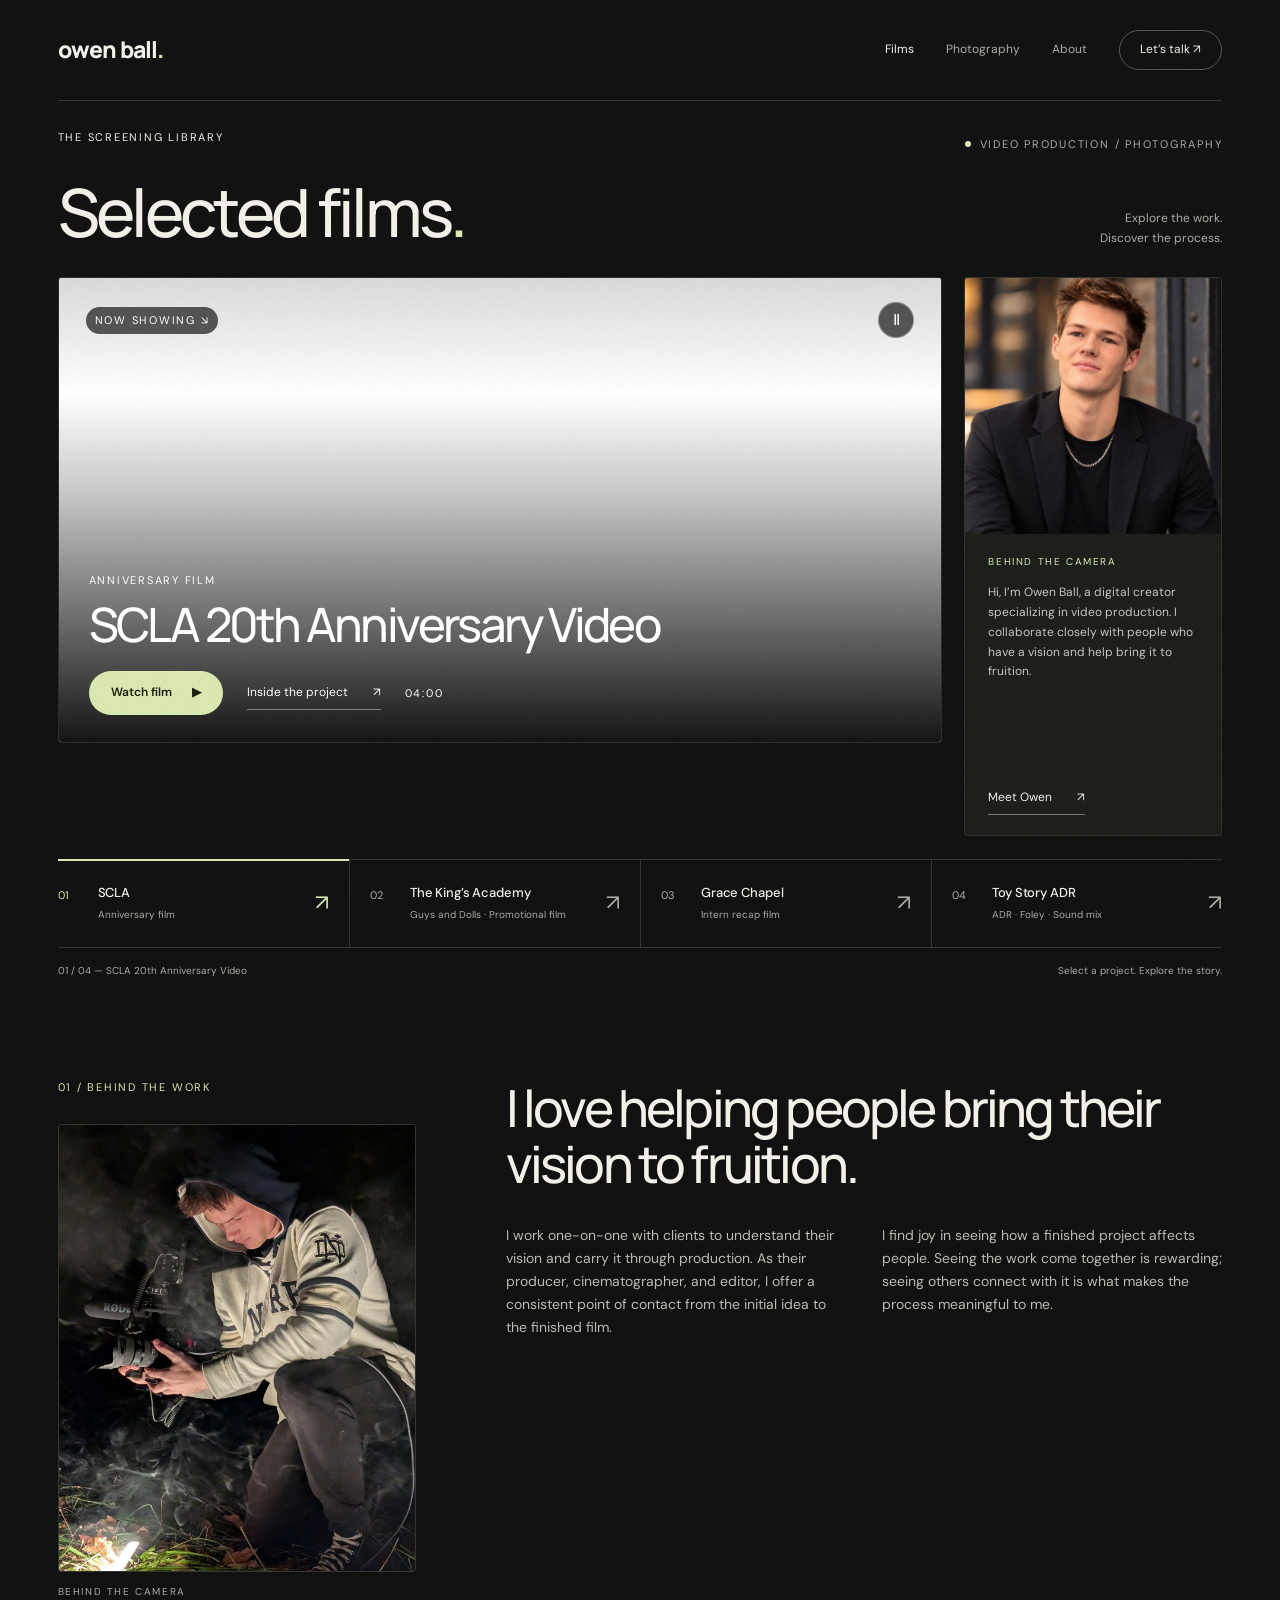
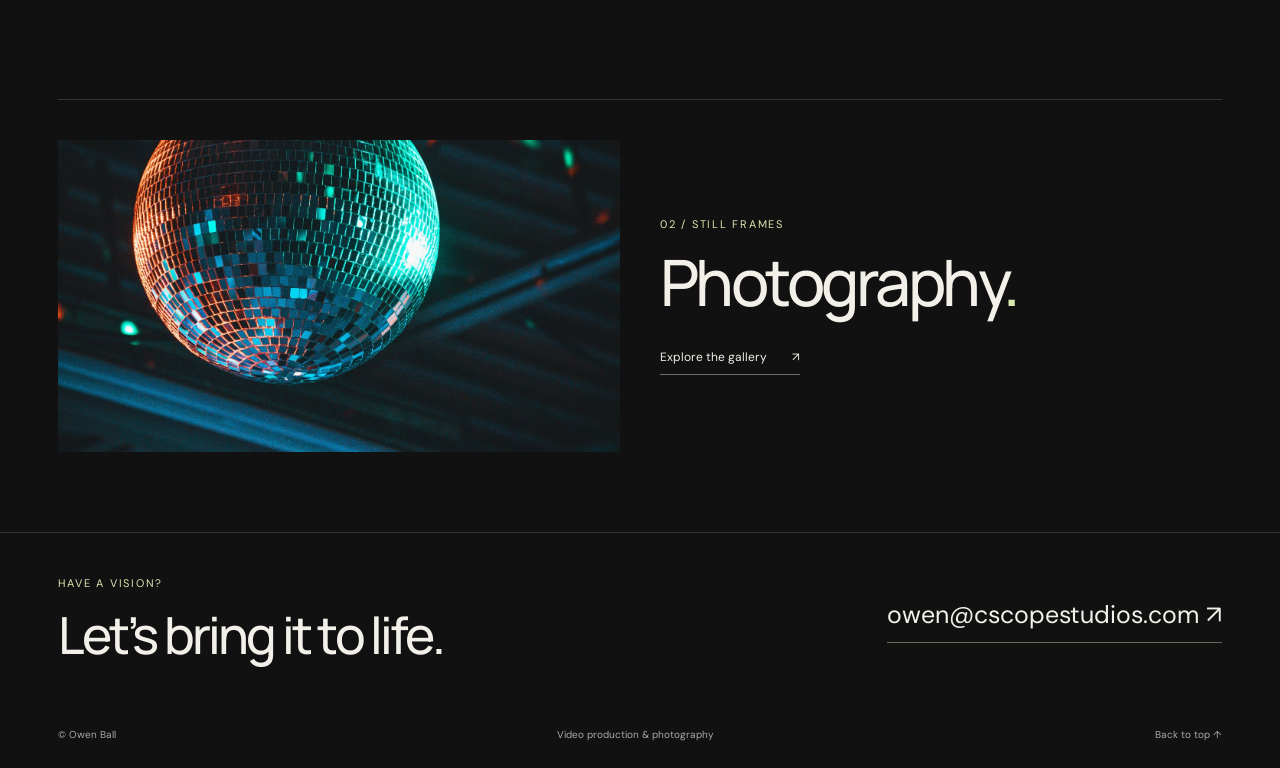
<file: index.html>
<!doctype html>
<html lang="en" id="top">
<head>
  <meta charset="utf-8">
  <meta name="viewport" content="width=device-width, initial-scale=1">
  <meta name="theme-color" content="#101110">
  <meta name="description" content="Hi, I’m Owen Ball, a digital creator specializing in video production. I collaborate closely with people who have a vision and help bring it to fruition.">
  <title>Video production &amp; photography · Owen Ball</title>
  <link rel="icon" href="assets/favicon.svg" type="image/svg+xml">
  <link rel="preconnect" href="https://fonts.googleapis.com">
  <link rel="preconnect" href="https://fonts.gstatic.com" crossorigin>
  <link rel="stylesheet" href="assets/style.css">
  <script src="assets/site.js" defer></script>
</head>
<body>
<a class="skip" href="#main">Skip to content</a>
  <header class="site-header wrap">
    <a class="wordmark" href="index.html" aria-label="Owen Ball home">owen ball<span>.</span></a>
    <nav aria-label="Main navigation">
      <a href="index.html" aria-current="page">Films</a>
      <a href="photography.html" >Photography</a>
      <a class="about-nav" href="index.html#about">About</a>
      <a class="contact-link" href="mailto:owen@cscopestudios.com">Let’s talk <span aria-hidden="true">↗</span></a>
    </nav>
  </header>
<main id="main" class="wrap">
  <div class="page-topline"><p class="eyebrow">The screening library</p><p class="eyebrow status muted">Video production / Photography</p></div>
  <div class="library-heading"><h1>Selected films<span class="accent">.</span></h1><p>Explore the work.<br>Discover the process.</p></div>
  <section aria-label="Film screening library">
    <div class="screening-layout">
      <div class="stage">
        <img id="stage-poster" class="stage-poster" src="assets/images/scla.jpg" alt="" fetchpriority="high" width="1920" height="1080">
        <div class="ambient" id="ambient" aria-hidden="true"></div>
        <div class="stage-top"><span class="eyebrow">Now showing <span aria-hidden="true">↘</span></span><button class="motion-toggle" id="motion-toggle" type="button" aria-label="Pause motion preview" aria-pressed="true">Ⅱ</button></div>
        <div class="stage-bottom"><p class="eyebrow" id="stage-category">Anniversary film</p><h2 id="stage-title">SCLA 20th Anniversary Video</h2>
          <div class="stage-actions"><button id="watch-film" class="pill" type="button">Watch film <span aria-hidden="true">▶</span></button><a class="text-link" id="project-link" href="scla.html">Inside the project <span aria-hidden="true">↗</span></a><span class="eyebrow" id="stage-duration">04:00</span></div>
        </div>
      </div>
      <aside class="profile" aria-label="Meet Owen">
        <img class="profile-photo profile-headshot" src="assets/images/owen-ball-headshot.jpg" alt="Professional headshot of Owen Ball wearing a black blazer" width="1086" height="1448">
        <div class="profile-content"><span class="eyebrow">Behind the camera</span><p>Hi, I’m Owen Ball, a digital creator specializing in video production. I collaborate closely with people who have a vision and help bring it to fruition.</p><a class="text-link" href="#about">Meet Owen <span aria-hidden="true">↗</span></a></div>
      </aside>
    </div>
    <div class="film-shelf" aria-label="Choose a film"><button class="film-choice" type="button" aria-pressed="true" data-key="scla" data-number="01" data-title="SCLA 20th Anniversary Video" data-short="SCLA" data-category="Anniversary film" data-duration="04:00" data-id="1201639268" data-hash="f3a242fcdb" data-page="scla.html" data-poster="assets/images/scla.jpg">
 <span class="number">01</span><span><strong>SCLA</strong><small>Anniversary film</small></span><span class="arrow" aria-hidden="true">↗</span></button>
<button class="film-choice" type="button" aria-pressed="false" data-key="kings" data-number="02" data-title="The King’s Academy" data-short="The King’s Academy" data-category="Guys and Dolls · Promotional film" data-duration="01:23" data-id="1181231760" data-hash="d22eb10714" data-page="kings-academy.html" data-poster="assets/images/kings.jpg">
 <span class="number">02</span><span><strong>The King’s Academy</strong><small>Guys and Dolls · Promotional film</small></span><span class="arrow" aria-hidden="true">↗</span></button>
<button class="film-choice" type="button" aria-pressed="false" data-key="grace" data-number="03" data-title="Grace Chapel 2026 Intern Recap Video" data-short="Grace Chapel" data-category="Intern recap film" data-duration="04:53" data-id="1246692752" data-hash="9cd34ef576" data-page="grace-chapel.html" data-poster="assets/images/grace.jpg">
 <span class="number">03</span><span><strong>Grace Chapel</strong><small>Intern recap film</small></span><span class="arrow" aria-hidden="true">↗</span></button>
<button class="film-choice" type="button" aria-pressed="false" data-key="toy-story" data-number="04" data-title="Toy Story ADR" data-short="Toy Story ADR" data-category="ADR · Foley · Sound mix" data-duration="04:36" data-id="1249445028" data-hash="ac8affdb30" data-page="toy-story-adr.html" data-poster="assets/images/toy-story-adr.jpg">
  <span class="number">04</span>
  <span><strong>Toy Story ADR</strong><small>ADR · Foley · Sound mix</small></span>
  <span class="arrow" aria-hidden="true">↗</span>
</button></div>
    <div class="under-shelf"><span id="selected-status" aria-live="polite">01 / 04 — SCLA 20th Anniversary Video</span><span>Select a project. Explore the story.</span></div>
    <noscript><p>Explore the films: <a href="scla.html">SCLA</a> · <a href="kings-academy.html">The King’s Academy</a> · <a href="grace-chapel.html">Grace Chapel</a> · <a href="toy-story-adr.html">Toy Story ADR</a></p></noscript>
  </section>
  <section class="about-section reveal" id="about" aria-labelledby="about-title">
    <div class="about-identity">
      <p class="eyebrow accent">01 / Behind the work</p>
      <figure class="about-working-photo">
        <img src="assets/images/owen-ball.jpg" alt="Owen Ball working with a camera and microphone on location" loading="lazy" width="1200" height="1594">
        <figcaption class="eyebrow muted">Behind the camera</figcaption>
      </figure>
    </div>
    <div class="about-content"><h2 id="about-title">I love helping people bring their vision to fruition.</h2>
      <div class="about-copy"><p>I work one-on-one with clients to understand their vision and carry it through production. As their producer, cinematographer, and editor, I offer a consistent point of contact from the initial idea to the finished film.</p><p>I find joy in seeing how a finished project affects people. Seeing the work come together is rewarding; seeing others connect with it is what makes the process meaningful to me.</p></div>
    </div>
  </section>
  <section class="photo-teaser reveal" aria-labelledby="photo-title"><a href="photography.html" aria-label="Explore Owen’s photography"><img src="assets/photos/0H9A9718.jpg" alt="A mirror ball illuminated with orange and teal light" loading="lazy" width="1467" height="2200"></a>
    <div><p class="eyebrow accent">02 / Still frames</p><h2 id="photo-title">Photography<span class="accent">.</span></h2><a href="photography.html" class="text-link">Explore the gallery <span aria-hidden="true">↗</span></a></div>
  </section>
</main>
<dialog class="dialog" id="film-dialog" aria-labelledby="film-dialog-title"><div class="dialog-bar"><h2 id="film-dialog-title">Film screening</h2><button type="button" class="close-dialog" data-close-dialog>Close ×</button></div><div class="dialog-content" id="film-player"></div><div class="dialog-bottom"><a id="dialog-project-link" href="scla.html">Inside the project ↗</a><a id="dialog-vimeo-link" href="https://vimeo.com/1201639268/f3a242fcdb" target="_blank" rel="noopener">Watch on Vimeo ↗</a></div></dialog>
<footer class="footer wrap" id="contact">
    <div class="footer-top"><div><p class="eyebrow accent">Have a vision?</p><h2>Let’s bring it to life.</h2></div>
      <a class="footer-email" href="mailto:owen@cscopestudios.com">owen@cscopestudios.com <span aria-hidden="true">↗</span></a></div>
    <div class="footer-bottom"><span>© Owen Ball</span><span>Video production &amp; photography</span><a href="#top">Back to top ↑</a></div>
  </footer>
</body>
</html>
</file>
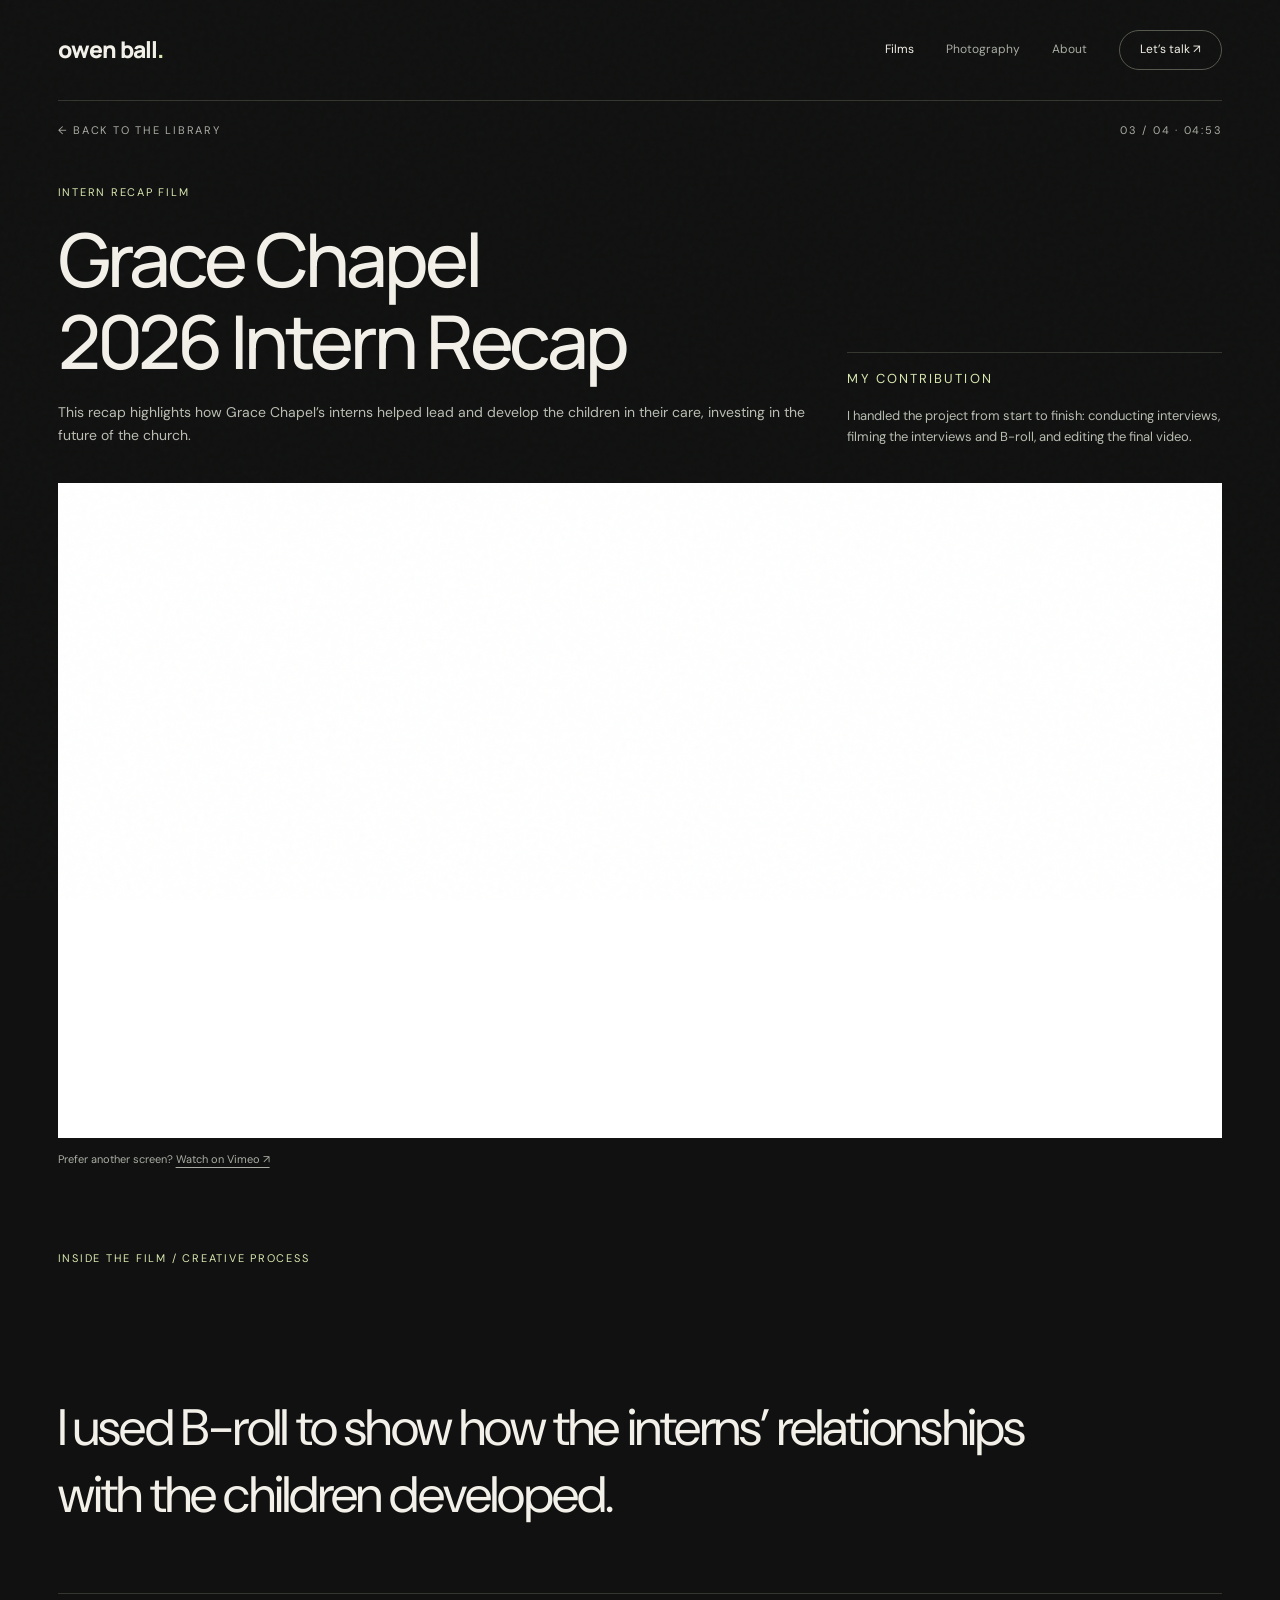
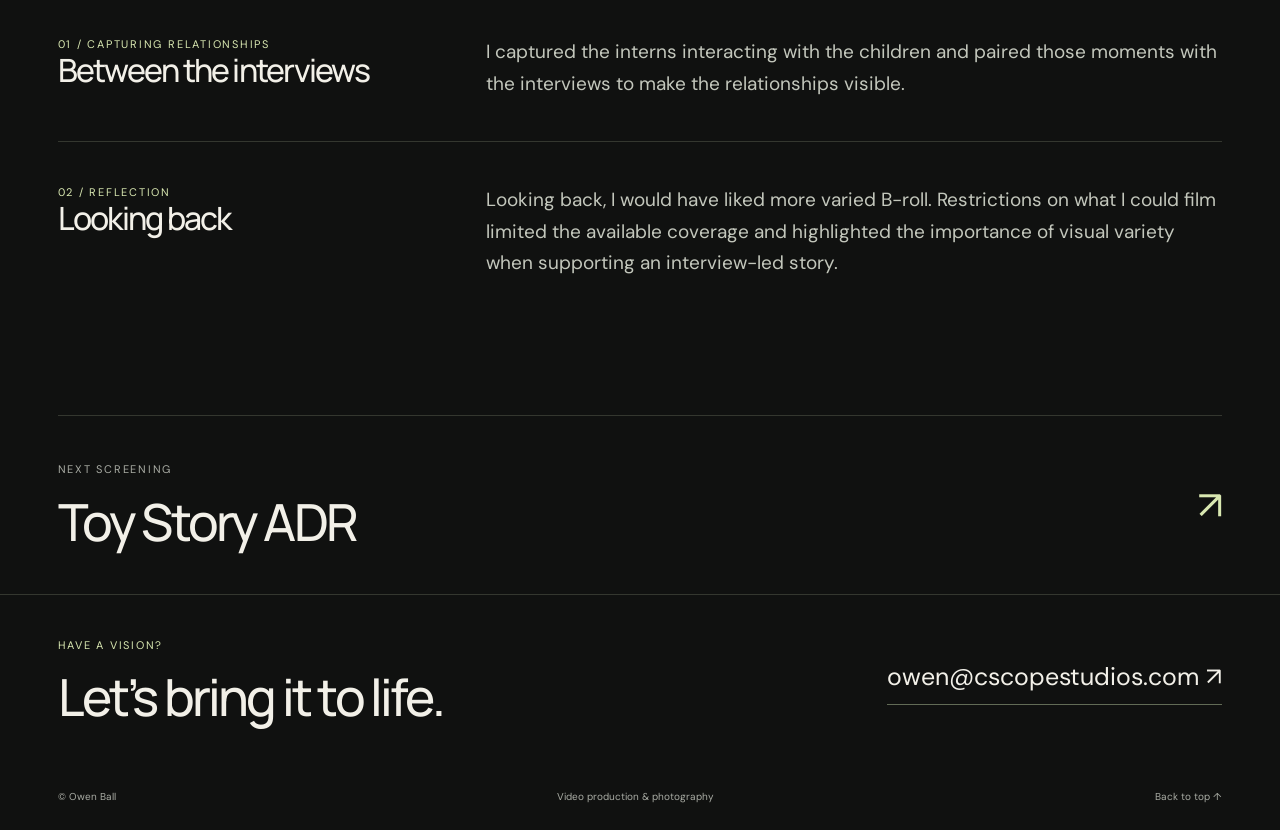
<file: grace-chapel.html>
<!doctype html>
<html lang="en" id="top">
<head>
  <meta charset="utf-8">
  <meta name="viewport" content="width=device-width, initial-scale=1">
  <meta name="theme-color" content="#101110">
  <meta name="description" content="This recap highlights how Grace Chapel’s interns helped lead and develop the children in their care, investing in the future of the church.">
  <title>Grace Chapel 2026 Intern Recap Video · Owen Ball</title>
  <link rel="icon" href="assets/favicon.svg" type="image/svg+xml">
  <link rel="preconnect" href="https://fonts.googleapis.com">
  <link rel="preconnect" href="https://fonts.gstatic.com" crossorigin>
  <link rel="stylesheet" href="assets/style.css">
  <script src="assets/site.js" defer></script>
</head>
<body>
<a class="skip" href="#main">Skip to content</a>
  <header class="site-header wrap">
    <a class="wordmark" href="index.html" aria-label="Owen Ball home">owen ball<span>.</span></a>
    <nav aria-label="Main navigation">
      <a href="index.html" aria-current="page">Films</a>
      <a href="photography.html" >Photography</a>
      <a class="about-nav" href="index.html#about">About</a>
      <a class="contact-link" href="mailto:owen@cscopestudios.com">Let’s talk <span aria-hidden="true">↗</span></a>
    </nav>
  </header>
<main id="main" class="wrap"><div class="page-topline"><a href="index.html" class="eyebrow muted">← Back to the library</a><span class="eyebrow muted">03 / 04 · 04:53</span></div>
 <div class="project-heading"><div><p class="eyebrow accent">Intern recap film</p><h1>Grace Chapel<br>2026 Intern Recap</h1><p class="project-purpose">This recap highlights how Grace Chapel’s interns helped lead and develop the children in their care, investing in the future of the church.</p></div><aside class="project-credits"><p class="eyebrow">My contribution</p><p>I handled the project from start to finish: conducting interviews, filming the interviews and B-roll, and editing the final video.</p></aside></div><div class="project-video"><iframe src="https://player.vimeo.com/video/1246692752?h=9cd34ef576&amp;dnt=1&amp;title=0&amp;byline=0&amp;portrait=0&amp;playsinline=1" title="Grace Chapel 2026 Intern Recap Video" allow="autoplay; fullscreen; picture-in-picture; encrypted-media" allowfullscreen></iframe></div><p class="film-fallback">Prefer another screen? <a href="https://vimeo.com/1246692752/9cd34ef576" target="_blank" rel="noopener">Watch on Vimeo ↗</a></p><div class="project-body"><p class="eyebrow accent">Inside the film / Creative process</p><p class="statement reveal">I used B-roll to show how the interns’ relationships with the children developed.</p><section class="project-block reveal"><div><p class="eyebrow accent">01 / Capturing relationships</p><h2>Between the interviews</h2></div><div class="prose"><p>I captured the interns interacting with the children and paired those moments with the interviews to make the relationships visible.</p></div></section><section class="project-block reveal"><div><p class="eyebrow accent">02 / Reflection</p><h2>Looking back</h2></div><div class="prose"><p>Looking back, I would have liked more varied B-roll. Restrictions on what I could film limited the available coverage and highlighted the importance of visual variety when supporting an interview-led story.</p></div></section></div><a class="next-project" href="toy-story-adr.html"><div><p class="eyebrow muted">Next screening</p><h2>Toy Story ADR</h2></div><span aria-hidden="true">↗</span></a></main>
<footer class="footer wrap" id="contact">
    <div class="footer-top"><div><p class="eyebrow accent">Have a vision?</p><h2>Let’s bring it to life.</h2></div>
      <a class="footer-email" href="mailto:owen@cscopestudios.com">owen@cscopestudios.com <span aria-hidden="true">↗</span></a></div>
    <div class="footer-bottom"><span>© Owen Ball</span><span>Video production &amp; photography</span><a href="#top">Back to top ↑</a></div>
  </footer>
</body>
</html>
</file>
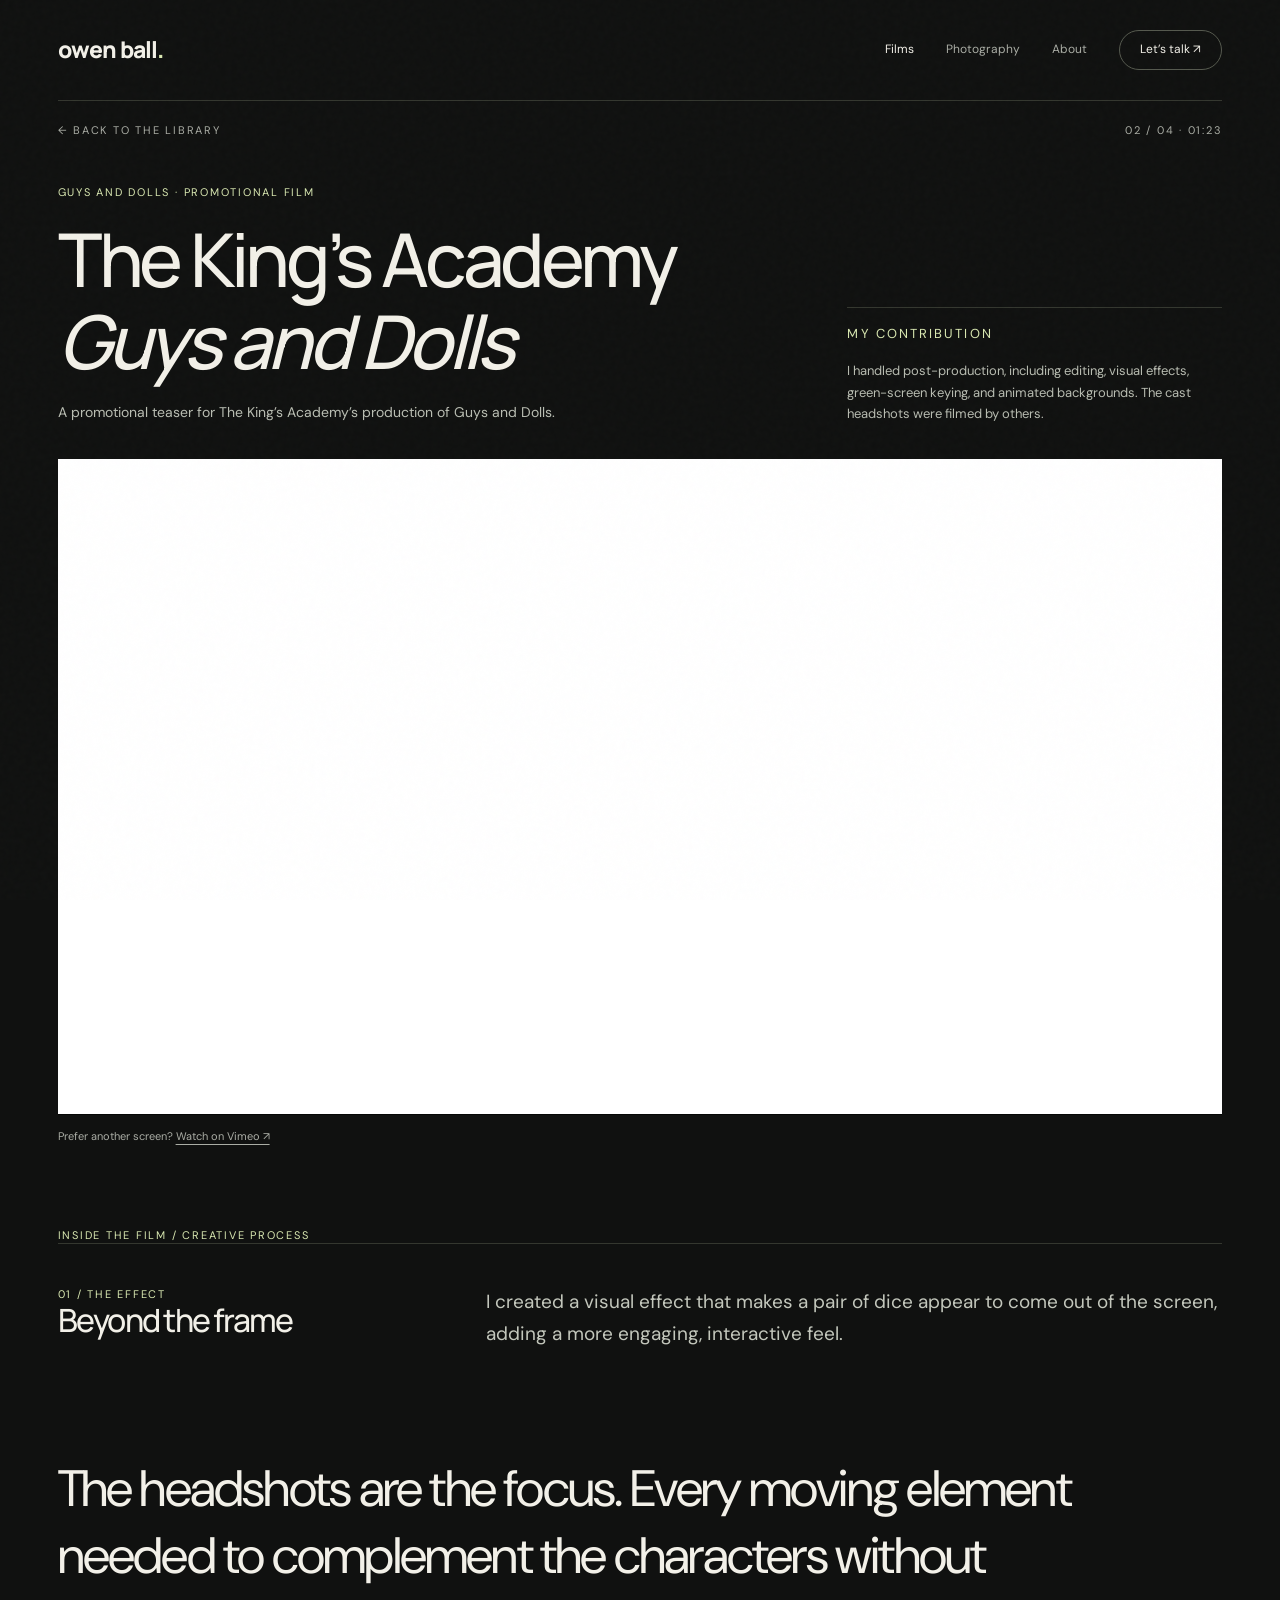
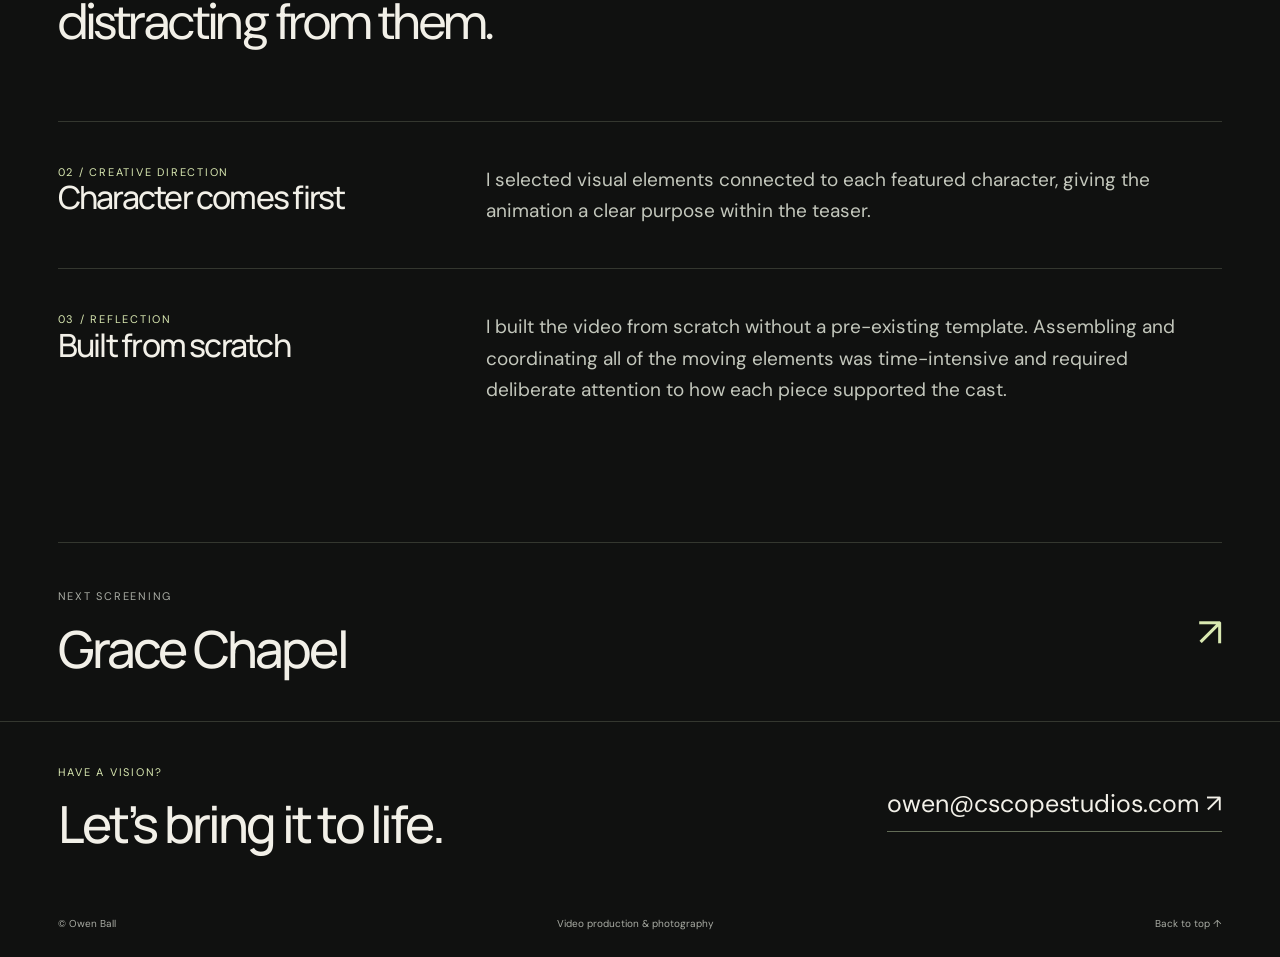
<file: kings-academy.html>
<!doctype html>
<html lang="en" id="top">
<head>
  <meta charset="utf-8">
  <meta name="viewport" content="width=device-width, initial-scale=1">
  <meta name="theme-color" content="#101110">
  <meta name="description" content="A promotional teaser for The King’s Academy’s production of Guys and Dolls.">
  <title>The King’s Academy — Guys and Dolls · Owen Ball</title>
  <link rel="icon" href="assets/favicon.svg" type="image/svg+xml">
  <link rel="preconnect" href="https://fonts.googleapis.com">
  <link rel="preconnect" href="https://fonts.gstatic.com" crossorigin>
  <link rel="stylesheet" href="assets/style.css">
  <script src="assets/site.js" defer></script>
</head>
<body>
<a class="skip" href="#main">Skip to content</a>
  <header class="site-header wrap">
    <a class="wordmark" href="index.html" aria-label="Owen Ball home">owen ball<span>.</span></a>
    <nav aria-label="Main navigation">
      <a href="index.html" aria-current="page">Films</a>
      <a href="photography.html" >Photography</a>
      <a class="about-nav" href="index.html#about">About</a>
      <a class="contact-link" href="mailto:owen@cscopestudios.com">Let’s talk <span aria-hidden="true">↗</span></a>
    </nav>
  </header>
<main id="main" class="wrap"><div class="page-topline"><a href="index.html" class="eyebrow muted">← Back to the library</a><span class="eyebrow muted">02 / 04 · 01:23</span></div>
 <div class="project-heading"><div><p class="eyebrow accent">Guys and Dolls · Promotional film</p><h1>The King’s Academy<br><em>Guys and Dolls</em></h1><p class="project-purpose">A promotional teaser for The King’s Academy’s production of Guys and Dolls.</p></div><aside class="project-credits"><p class="eyebrow">My contribution</p><p>I handled post-production, including editing, visual effects, green-screen keying, and animated backgrounds. The cast headshots were filmed by others.</p></aside></div><div class="project-video"><iframe src="https://player.vimeo.com/video/1181231760?h=d22eb10714&amp;dnt=1&amp;title=0&amp;byline=0&amp;portrait=0&amp;playsinline=1" title="The King’s Academy" allow="autoplay; fullscreen; picture-in-picture; encrypted-media" allowfullscreen></iframe></div><p class="film-fallback">Prefer another screen? <a href="https://vimeo.com/1181231760/d22eb10714" target="_blank" rel="noopener">Watch on Vimeo ↗</a></p><div class="project-body"><p class="eyebrow accent">Inside the film / Creative process</p><section class="project-block reveal"><div><p class="eyebrow accent">01 / The effect</p><h2>Beyond the frame</h2></div><div class="prose"><p>I created a visual effect that makes a pair of dice appear to come out of the screen, adding a more engaging, interactive feel.</p></div></section><p class="statement reveal">The headshots are the focus. Every moving element needed to complement the characters without distracting from them.</p><section class="project-block reveal"><div><p class="eyebrow accent">02 / Creative direction</p><h2>Character comes first</h2></div><div class="prose"><p>I selected visual elements connected to each featured character, giving the animation a clear purpose within the teaser.</p></div></section><section class="project-block reveal"><div><p class="eyebrow accent">03 / Reflection</p><h2>Built from scratch</h2></div><div class="prose"><p>I built the video from scratch without a pre-existing template. Assembling and coordinating all of the moving elements was time-intensive and required deliberate attention to how each piece supported the cast.</p></div></section></div><a class="next-project" href="grace-chapel.html"><div><p class="eyebrow muted">Next screening</p><h2>Grace Chapel</h2></div><span aria-hidden="true">↗</span></a></main>
<footer class="footer wrap" id="contact">
    <div class="footer-top"><div><p class="eyebrow accent">Have a vision?</p><h2>Let’s bring it to life.</h2></div>
      <a class="footer-email" href="mailto:owen@cscopestudios.com">owen@cscopestudios.com <span aria-hidden="true">↗</span></a></div>
    <div class="footer-bottom"><span>© Owen Ball</span><span>Video production &amp; photography</span><a href="#top">Back to top ↑</a></div>
  </footer>
</body>
</html>
</file>
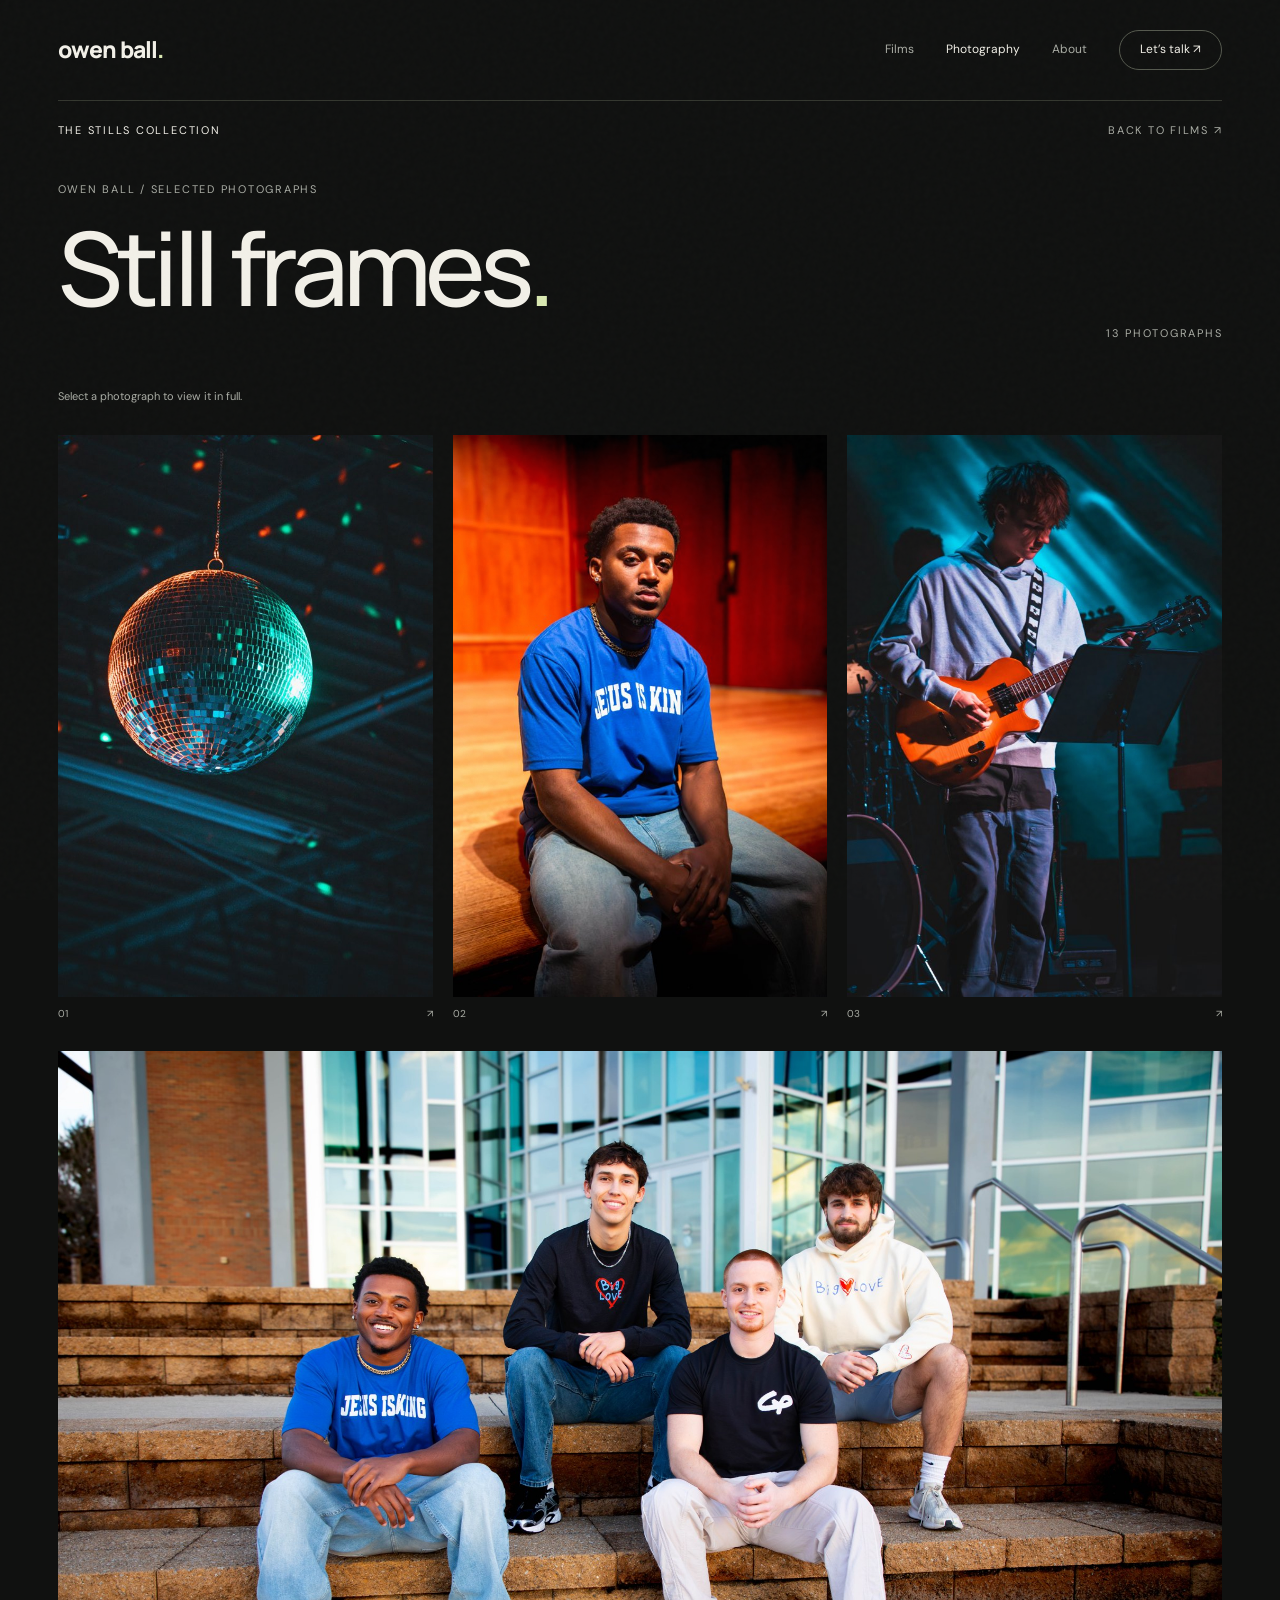
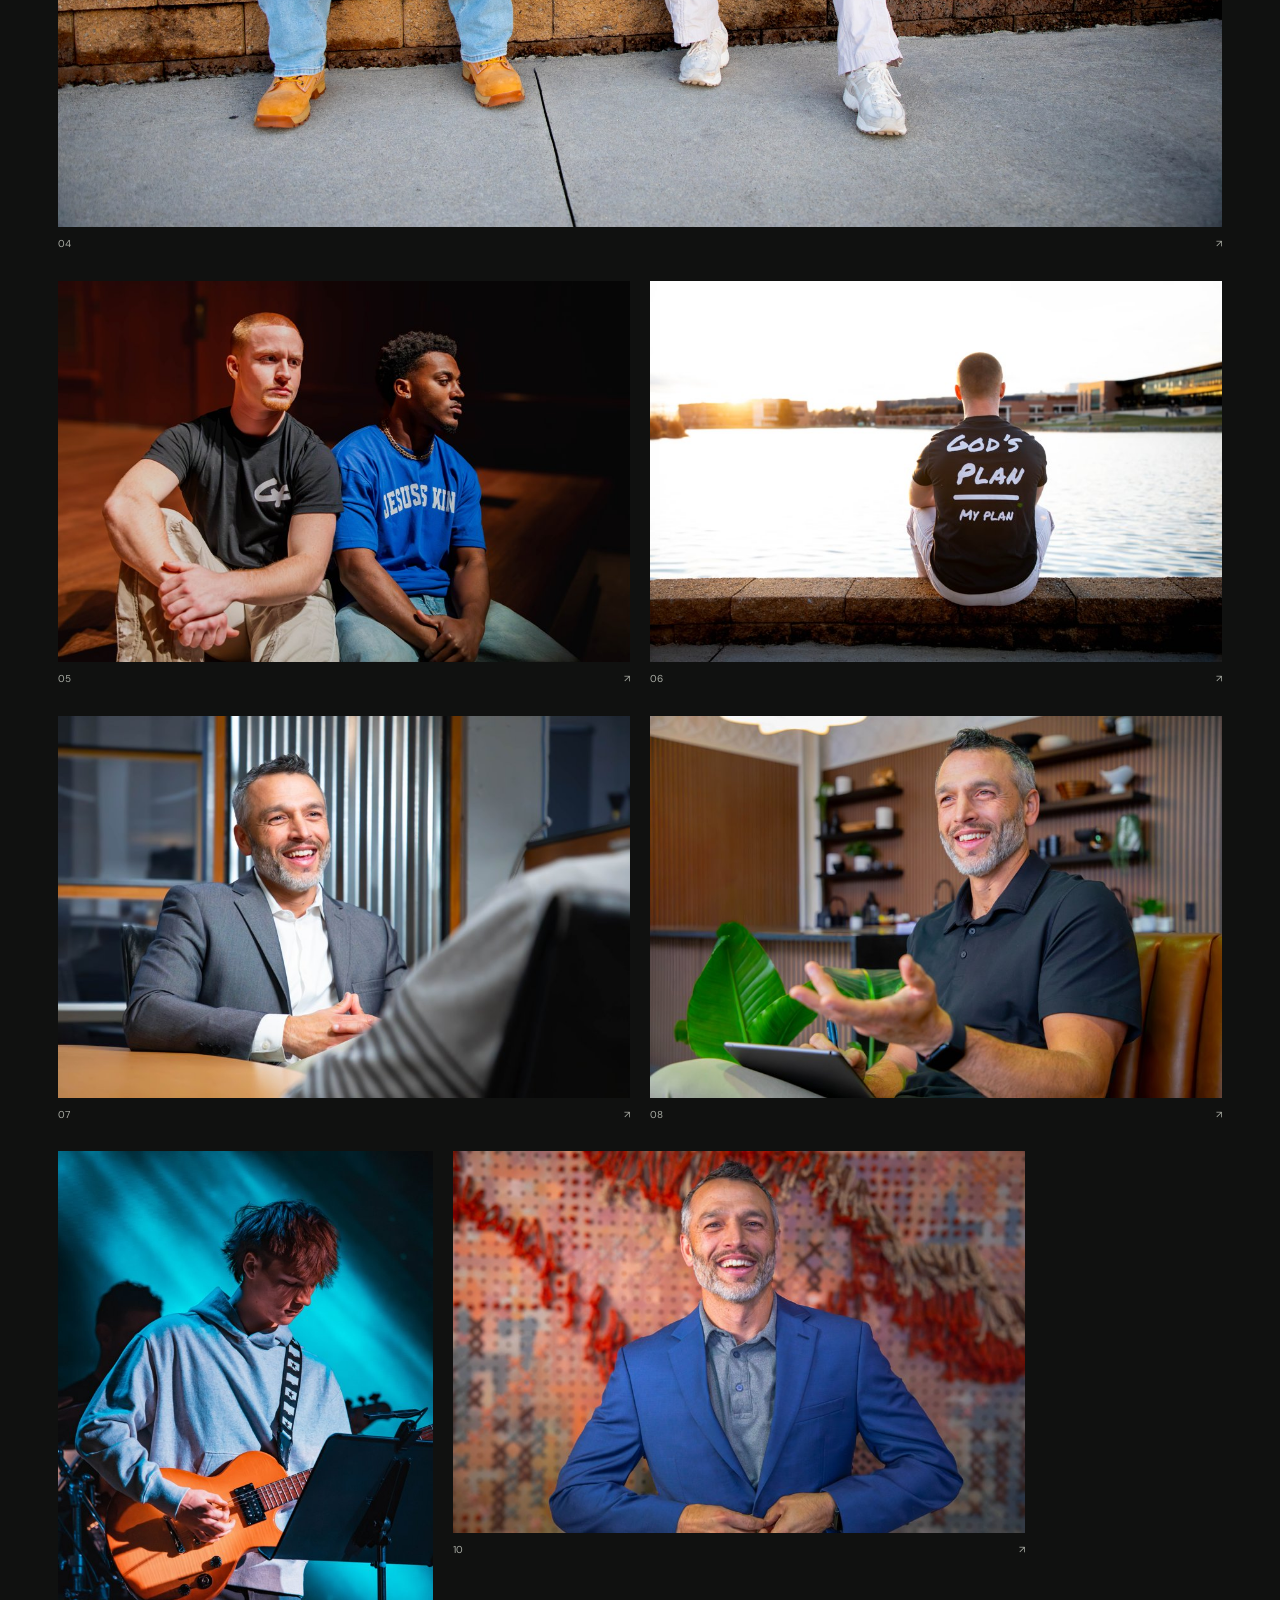
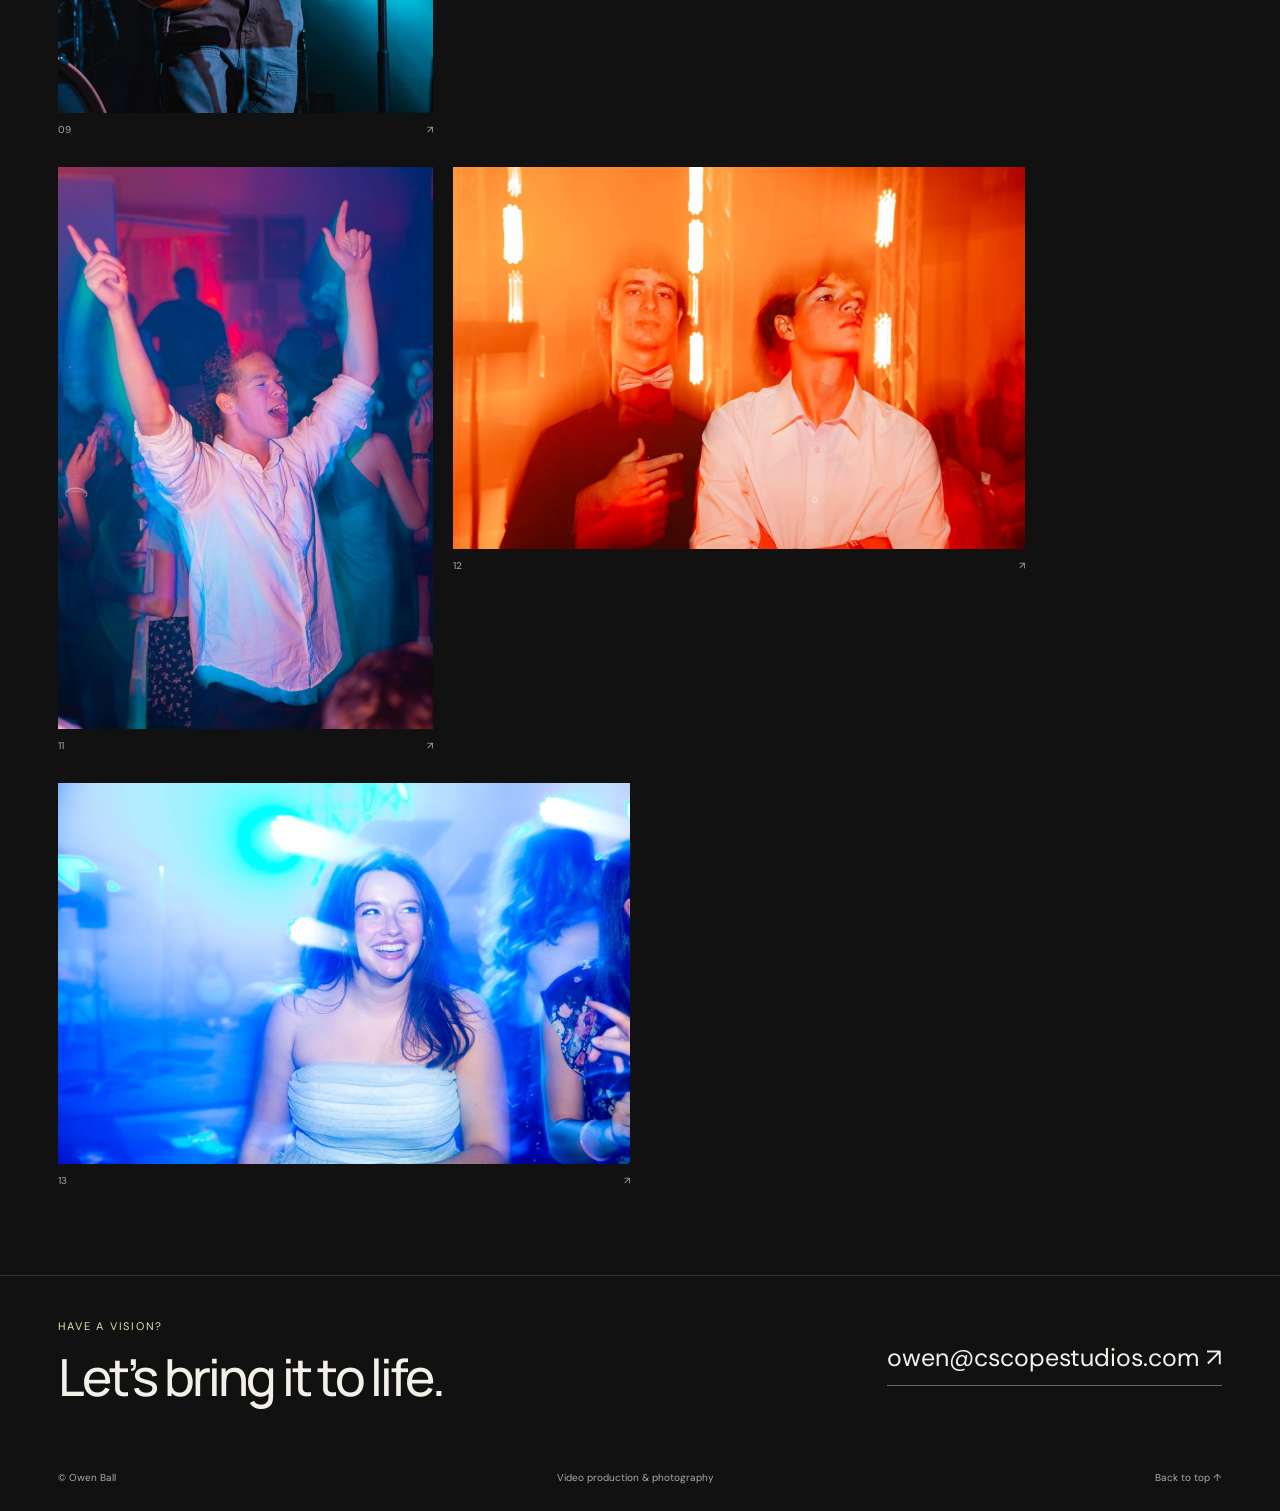
<file: photography.html>
<!doctype html>
<html lang="en" id="top">
<head>
  <meta charset="utf-8">
  <meta name="viewport" content="width=device-width, initial-scale=1">
  <meta name="theme-color" content="#101110">
  <meta name="description" content="Selected photographs by Owen Ball.">
  <title>Photography · Owen Ball</title>
  <link rel="icon" href="assets/favicon.svg" type="image/svg+xml">
  <link rel="preconnect" href="https://fonts.googleapis.com">
  <link rel="preconnect" href="https://fonts.gstatic.com" crossorigin>
  <link rel="stylesheet" href="assets/style.css">
  <script src="assets/site.js" defer></script>
</head>
<body>
<a class="skip" href="#main">Skip to content</a>
  <header class="site-header wrap">
    <a class="wordmark" href="index.html" aria-label="Owen Ball home">owen ball<span>.</span></a>
    <nav aria-label="Main navigation">
      <a href="index.html" >Films</a>
      <a href="photography.html" aria-current="page">Photography</a>
      <a class="about-nav" href="index.html#about">About</a>
      <a class="contact-link" href="mailto:owen@cscopestudios.com">Let’s talk <span aria-hidden="true">↗</span></a>
    </nav>
  </header>
<main id="main" class="wrap"><div class="page-topline"><p class="eyebrow">The stills collection</p><a href="index.html" class="eyebrow muted">Back to films ↗</a></div>
 <div class="page-heading gallery-intro"><div><p class="eyebrow accent">Owen Ball / Selected photographs</p><h1>Still frames<span class="accent">.</span></h1></div><p class="eyebrow">13 photographs</p></div>
 <p class="gallery-note">Select a photograph to view it in full.</p><section class="gallery" aria-label="Photography gallery"><figure class="photo portrait reveal"><a href="assets/photos/0H9A9718.jpg" data-photo="assets/photos/0H9A9718.jpg" aria-label="Open photograph 1: A hanging mirror ball illuminated with orange and teal light"><img src="assets/photos/0H9A9718-small.jpg" srcset="assets/photos/0H9A9718-small.jpg 900w, assets/photos/0H9A9718.jpg 2200w" sizes="(max-width:720px) 50vw, 45vw" alt="A hanging mirror ball illuminated with orange and teal light" loading="eager"></a><figcaption><span>01</span><span>↗</span></figcaption></figure><figure class="photo portrait reveal"><a href="assets/photos/0H9A8976.jpg" data-photo="assets/photos/0H9A8976.jpg" aria-label="Open photograph 2: Portrait of a person wearing a blue shirt against a warmly lit orange background"><img src="assets/photos/0H9A8976-small.jpg" srcset="assets/photos/0H9A8976-small.jpg 900w, assets/photos/0H9A8976.jpg 2200w" sizes="(max-width:720px) 50vw, 45vw" alt="Portrait of a person wearing a blue shirt against a warmly lit orange background" loading="eager"></a><figcaption><span>02</span><span>↗</span></figcaption></figure><figure class="photo portrait reveal"><a href="assets/photos/0H9A0897.jpg" data-photo="assets/photos/0H9A0897.jpg" aria-label="Open photograph 3: Guitarist playing an orange electric guitar under teal and red stage lighting"><img src="assets/photos/0H9A0897-small.jpg" srcset="assets/photos/0H9A0897-small.jpg 900w, assets/photos/0H9A0897.jpg 2200w" sizes="(max-width:720px) 50vw, 45vw" alt="Guitarist playing an orange electric guitar under teal and red stage lighting" loading="eager"></a><figcaption><span>03</span><span>↗</span></figcaption></figure><figure class="photo wide reveal"><a href="assets/photos/0H9A3395.jpg" data-photo="assets/photos/0H9A3395.jpg" aria-label="Open photograph 4: Four people wearing graphic shirts seated on outdoor stone steps"><img src="assets/photos/0H9A3395-small.jpg" srcset="assets/photos/0H9A3395-small.jpg 900w, assets/photos/0H9A3395.jpg 2200w" sizes="(max-width:720px) 100vw, 90vw" alt="Four people wearing graphic shirts seated on outdoor stone steps" loading="lazy"></a><figcaption><span>04</span><span>↗</span></figcaption></figure><figure class="photo  reveal"><a href="assets/photos/0H9A9023.jpg" data-photo="assets/photos/0H9A9023.jpg" aria-label="Open photograph 5: Two people seated side by side in warm directional light"><img src="assets/photos/0H9A9023-small.jpg" srcset="assets/photos/0H9A9023-small.jpg 900w, assets/photos/0H9A9023.jpg 2200w" sizes="(max-width:720px) 50vw, 45vw" alt="Two people seated side by side in warm directional light" loading="lazy"></a><figcaption><span>05</span><span>↗</span></figcaption></figure><figure class="photo  reveal"><a href="assets/photos/0H9A3464.jpg" data-photo="assets/photos/0H9A3464.jpg" aria-label="Open photograph 6: A person facing a lake and campus buildings at sunset"><img src="assets/photos/0H9A3464-small.jpg" srcset="assets/photos/0H9A3464-small.jpg 900w, assets/photos/0H9A3464.jpg 2200w" sizes="(max-width:720px) 50vw, 45vw" alt="A person facing a lake and campus buildings at sunset" loading="lazy"></a><figcaption><span>06</span><span>↗</span></figcaption></figure><figure class="photo  reveal"><a href="assets/photos/0H9A7660.jpg" data-photo="assets/photos/0H9A7660.jpg" aria-label="Open photograph 7: A smiling person in a gray suit seated across a table in an office"><img src="assets/photos/0H9A7660-small.jpg" srcset="assets/photos/0H9A7660-small.jpg 900w, assets/photos/0H9A7660.jpg 2200w" sizes="(max-width:720px) 50vw, 45vw" alt="A smiling person in a gray suit seated across a table in an office" loading="lazy"></a><figcaption><span>07</span><span>↗</span></figcaption></figure><figure class="photo  reveal"><a href="assets/photos/0H9A8111.jpg" data-photo="assets/photos/0H9A8111.jpg" aria-label="Open photograph 8: A seated person holding a tablet and gesturing in a wood-paneled room"><img src="assets/photos/0H9A8111-small.jpg" srcset="assets/photos/0H9A8111-small.jpg 900w, assets/photos/0H9A8111.jpg 2200w" sizes="(max-width:720px) 50vw, 45vw" alt="A seated person holding a tablet and gesturing in a wood-paneled room" loading="lazy"></a><figcaption><span>08</span><span>↗</span></figcaption></figure><figure class="photo portrait reveal"><a href="assets/photos/0H9A0920.jpg" data-photo="assets/photos/0H9A0920.jpg" aria-label="Open photograph 9: A closer view of a guitarist playing under teal and red lighting"><img src="assets/photos/0H9A0920-small.jpg" srcset="assets/photos/0H9A0920-small.jpg 900w, assets/photos/0H9A0920.jpg 2200w" sizes="(max-width:720px) 50vw, 45vw" alt="A closer view of a guitarist playing under teal and red lighting" loading="lazy"></a><figcaption><span>09</span><span>↗</span></figcaption></figure><figure class="photo  reveal"><a href="assets/photos/0H9A8200.jpg" data-photo="assets/photos/0H9A8200.jpg" aria-label="Open photograph 10: Portrait of a smiling person in a blue suit against a patterned background"><img src="assets/photos/0H9A8200-small.jpg" srcset="assets/photos/0H9A8200-small.jpg 900w, assets/photos/0H9A8200.jpg 2200w" sizes="(max-width:720px) 50vw, 45vw" alt="Portrait of a smiling person in a blue suit against a patterned background" loading="lazy"></a><figcaption><span>10</span><span>↗</span></figcaption></figure>
<figure class="photo portrait reveal">
  <a href="assets/photos/event-raised-hands.jpg" data-photo="assets/photos/event-raised-hands.jpg" aria-label="Open photograph 11: A person raising both arms on a dance floor under blue and pink lighting">
    <img src="assets/photos/event-raised-hands-small.jpg" srcset="assets/photos/event-raised-hands-small.jpg 900w, assets/photos/event-raised-hands.jpg 2048w" sizes="(max-width:720px) 50vw, 45vw" alt="A person raising both arms on a dance floor under blue and pink lighting" loading="lazy" width="1365" height="2048">
  </a>
  <figcaption><span>11</span><span>↗</span></figcaption>
</figure>
<figure class="photo  reveal">
  <a href="assets/photos/event-orange-light.jpg" data-photo="assets/photos/event-orange-light.jpg" aria-label="Open photograph 12: Two people photographed amid orange light trails">
    <img src="assets/photos/event-orange-light-small.jpg" srcset="assets/photos/event-orange-light-small.jpg 900w, assets/photos/event-orange-light.jpg 2047w" sizes="(max-width:720px) 50vw, 45vw" alt="Two people photographed amid orange light trails" loading="lazy" width="2047" height="1365">
  </a>
  <figcaption><span>12</span><span>↗</span></figcaption>
</figure>
<figure class="photo  reveal">
  <a href="assets/photos/event-blue-light.jpg" data-photo="assets/photos/event-blue-light.jpg" aria-label="Open photograph 13: A smiling person on a dance floor under blue and teal lighting">
    <img src="assets/photos/event-blue-light-small.jpg" srcset="assets/photos/event-blue-light-small.jpg 900w, assets/photos/event-blue-light.jpg 2048w" sizes="(max-width:720px) 50vw, 45vw" alt="A smiling person on a dance floor under blue and teal lighting" loading="lazy" width="2048" height="1365">
  </a>
  <figcaption><span>13</span><span>↗</span></figcaption>
</figure>
</section></main>
 <dialog class="dialog" id="photo-dialog" aria-label="Full photograph viewer"><div class="dialog-bar"><h2>Photography / Owen Ball</h2><button class="close-dialog" type="button" data-close-dialog>Close ×</button></div><div class="dialog-content"><img id="full-photo" alt=""></div><div class="dialog-bottom"><button id="photo-prev" type="button" aria-label="Previous photograph">← Previous</button><span id="photo-counter" aria-live="polite">01 / 13</span><button id="photo-next" type="button" aria-label="Next photograph">Next →</button></div></dialog>
<footer class="footer wrap" id="contact">
    <div class="footer-top"><div><p class="eyebrow accent">Have a vision?</p><h2>Let’s bring it to life.</h2></div>
      <a class="footer-email" href="mailto:owen@cscopestudios.com">owen@cscopestudios.com <span aria-hidden="true">↗</span></a></div>
    <div class="footer-bottom"><span>© Owen Ball</span><span>Video production &amp; photography</span><a href="#top">Back to top ↑</a></div>
  </footer>
</body>
</html>
</file>
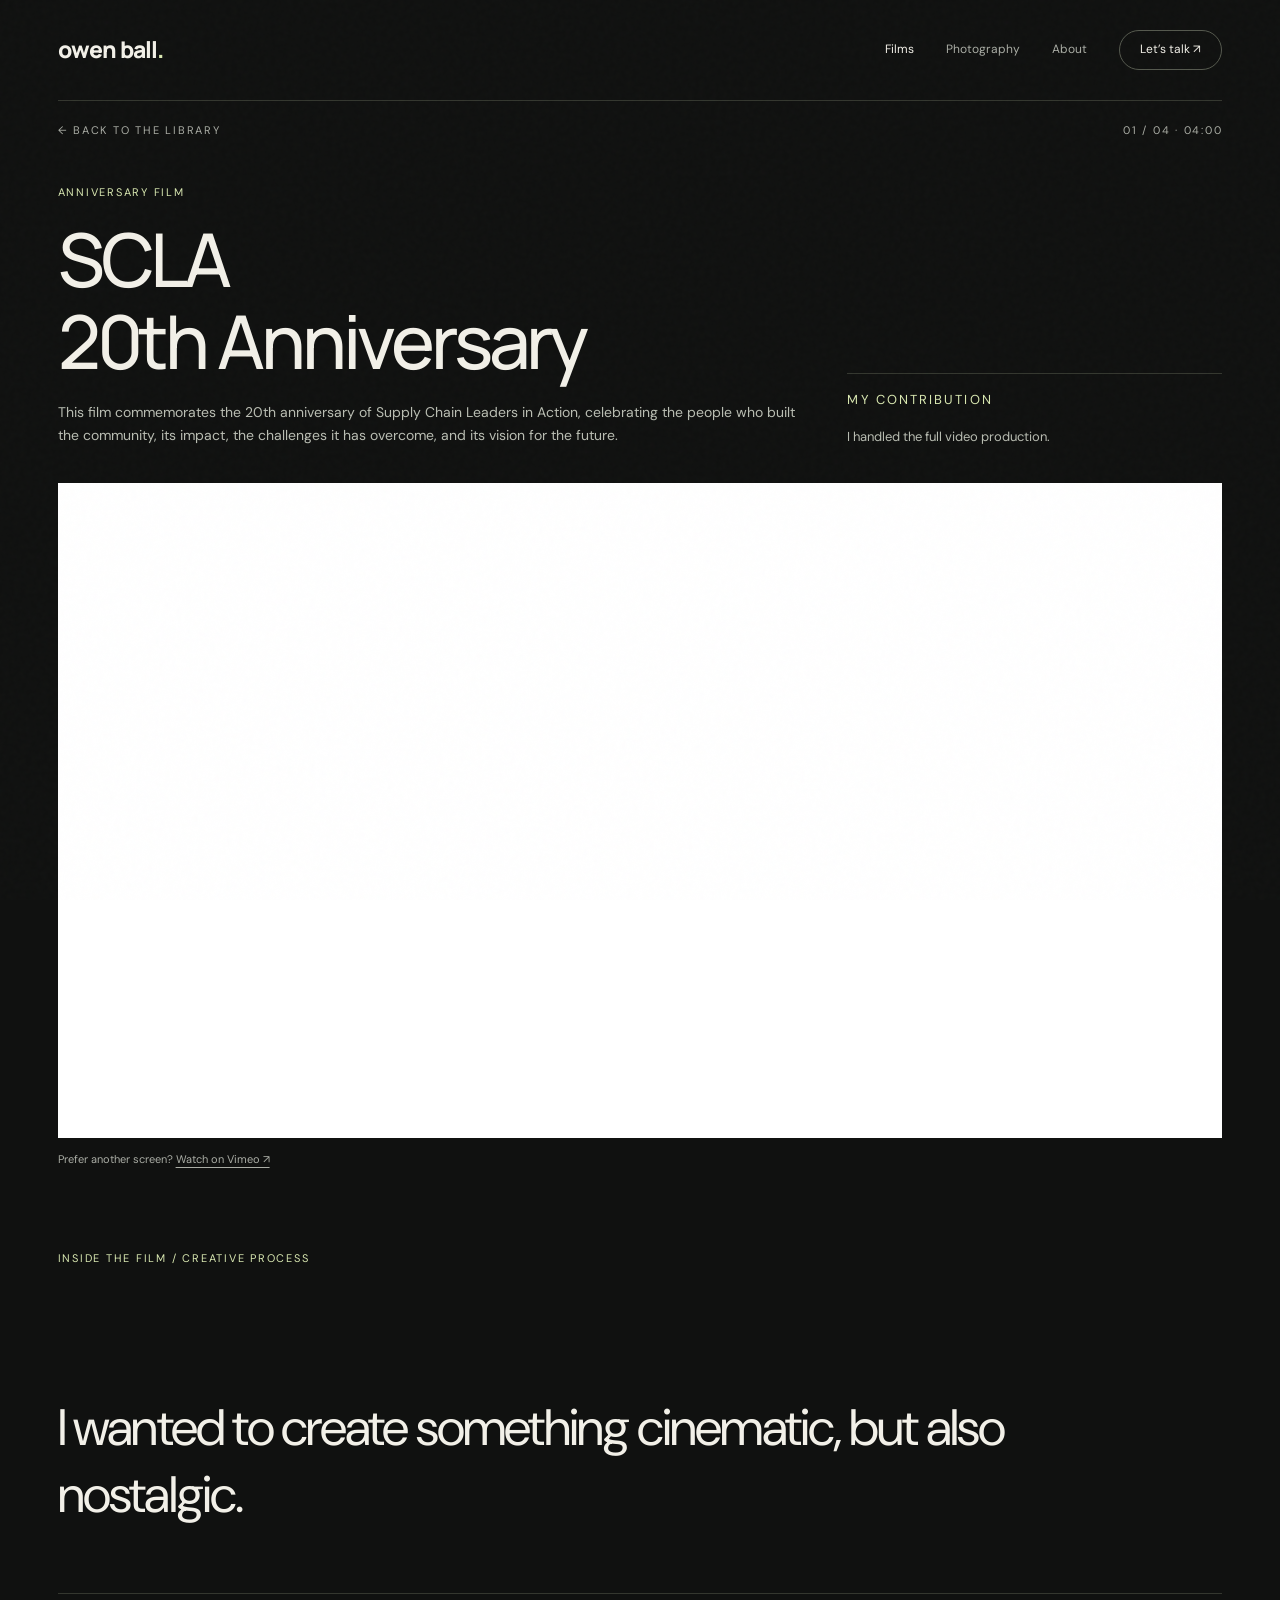
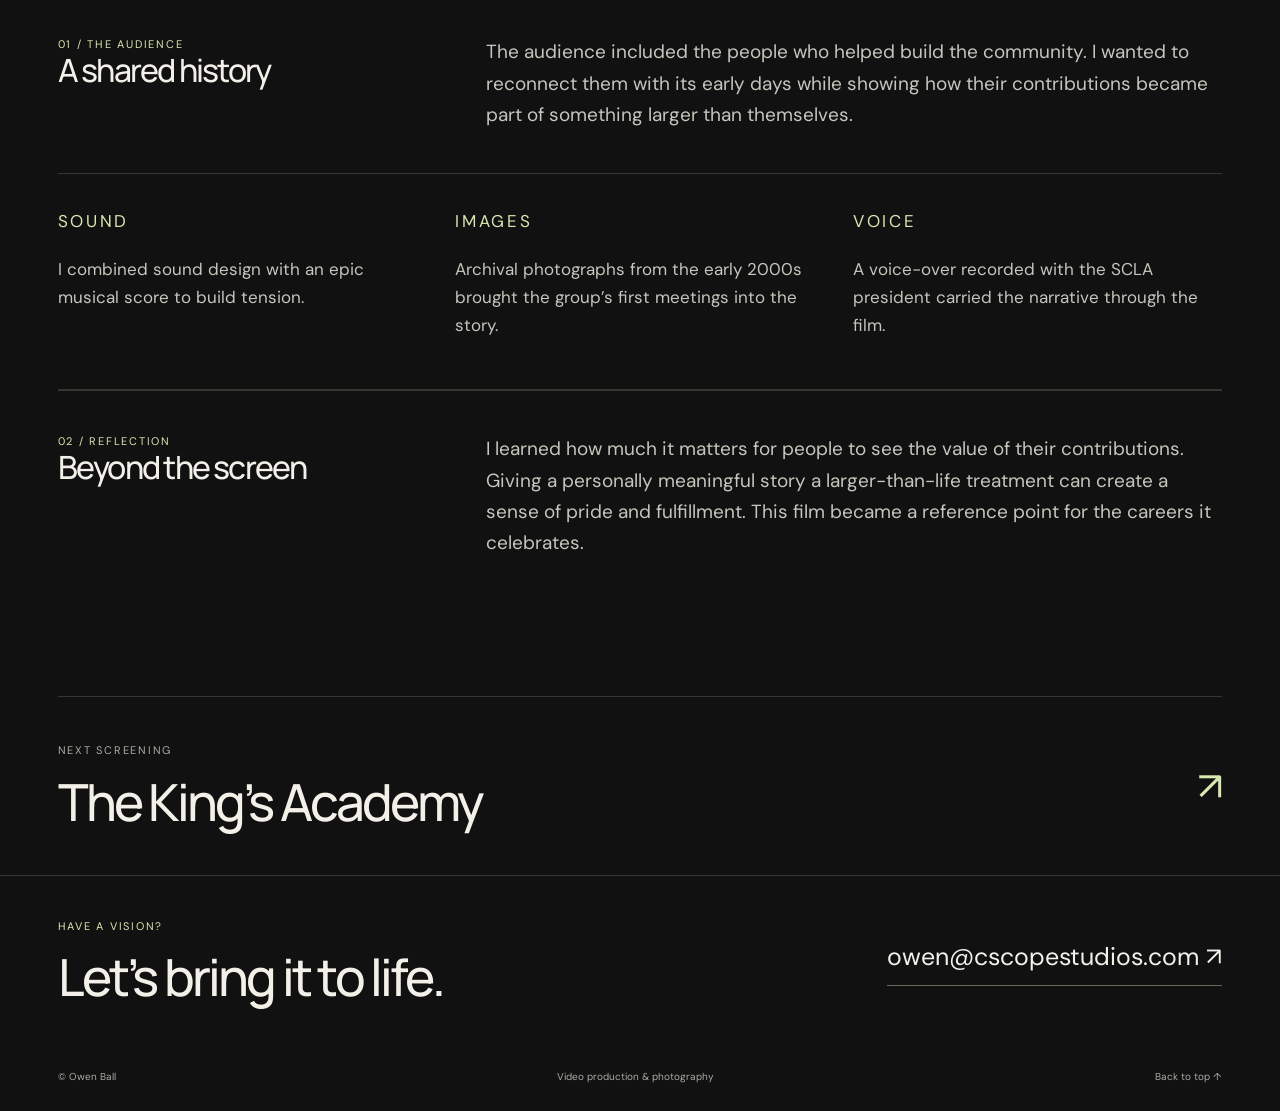
<file: scla.html>
<!doctype html>
<html lang="en" id="top">
<head>
  <meta charset="utf-8">
  <meta name="viewport" content="width=device-width, initial-scale=1">
  <meta name="theme-color" content="#101110">
  <meta name="description" content="This film commemorates the 20th anniversary of Supply Chain Leaders in Action, celebrating the people who built the community, its impact, the challenges it has overcome, and its vision for the future.">
  <title>SCLA 20th Anniversary Video · Owen Ball</title>
  <link rel="icon" href="assets/favicon.svg" type="image/svg+xml">
  <link rel="preconnect" href="https://fonts.googleapis.com">
  <link rel="preconnect" href="https://fonts.gstatic.com" crossorigin>
  <link rel="stylesheet" href="assets/style.css">
  <script src="assets/site.js" defer></script>
</head>
<body>
<a class="skip" href="#main">Skip to content</a>
  <header class="site-header wrap">
    <a class="wordmark" href="index.html" aria-label="Owen Ball home">owen ball<span>.</span></a>
    <nav aria-label="Main navigation">
      <a href="index.html" aria-current="page">Films</a>
      <a href="photography.html" >Photography</a>
      <a class="about-nav" href="index.html#about">About</a>
      <a class="contact-link" href="mailto:owen@cscopestudios.com">Let’s talk <span aria-hidden="true">↗</span></a>
    </nav>
  </header>
<main id="main" class="wrap"><div class="page-topline"><a href="index.html" class="eyebrow muted">← Back to the library</a><span class="eyebrow muted">01 / 04 · 04:00</span></div>
 <div class="project-heading"><div><p class="eyebrow accent">Anniversary film</p><h1>SCLA<br>20th Anniversary</h1><p class="project-purpose">This film commemorates the 20th anniversary of Supply Chain Leaders in Action, celebrating the people who built the community, its impact, the challenges it has overcome, and its vision for the future.</p></div><aside class="project-credits"><p class="eyebrow">My contribution</p><p>I handled the full video production.</p></aside></div><div class="project-video"><iframe src="https://player.vimeo.com/video/1201639268?h=f3a242fcdb&amp;dnt=1&amp;title=0&amp;byline=0&amp;portrait=0&amp;playsinline=1" title="SCLA 20th Anniversary Video" allow="autoplay; fullscreen; picture-in-picture; encrypted-media" allowfullscreen></iframe></div><p class="film-fallback">Prefer another screen? <a href="https://vimeo.com/1201639268/f3a242fcdb" target="_blank" rel="noopener">Watch on Vimeo ↗</a></p><div class="project-body"><p class="eyebrow accent">Inside the film / Creative process</p><p class="statement reveal">I wanted to create something cinematic, but also nostalgic.</p><section class="project-block reveal"><div><p class="eyebrow accent">01 / The audience</p><h2>A shared history</h2></div><div class="prose"><p>The audience included the people who helped build the community. I wanted to reconnect them with its early days while showing how their contributions became part of something larger than themselves.</p></div></section><section class="decision-strip reveal" aria-label="Storytelling decisions"><div><p class="eyebrow">Sound</p><p>I combined sound design with an epic musical score to build tension.</p></div><div><p class="eyebrow">Images</p><p>Archival photographs from the early 2000s brought the group’s first meetings into the story.</p></div><div><p class="eyebrow">Voice</p><p>A voice-over recorded with the SCLA president carried the narrative through the film.</p></div></section><section class="project-block reveal"><div><p class="eyebrow accent">02 / Reflection</p><h2>Beyond the screen</h2></div><div class="prose"><p>I learned how much it matters for people to see the value of their contributions. Giving a personally meaningful story a larger-than-life treatment can create a sense of pride and fulfillment. This film became a reference point for the careers it celebrates.</p></div></section></div><a class="next-project" href="kings-academy.html"><div><p class="eyebrow muted">Next screening</p><h2>The King’s Academy</h2></div><span aria-hidden="true">↗</span></a></main>
<footer class="footer wrap" id="contact">
    <div class="footer-top"><div><p class="eyebrow accent">Have a vision?</p><h2>Let’s bring it to life.</h2></div>
      <a class="footer-email" href="mailto:owen@cscopestudios.com">owen@cscopestudios.com <span aria-hidden="true">↗</span></a></div>
    <div class="footer-bottom"><span>© Owen Ball</span><span>Video production &amp; photography</span><a href="#top">Back to top ↑</a></div>
  </footer>
</body>
</html>
</file>
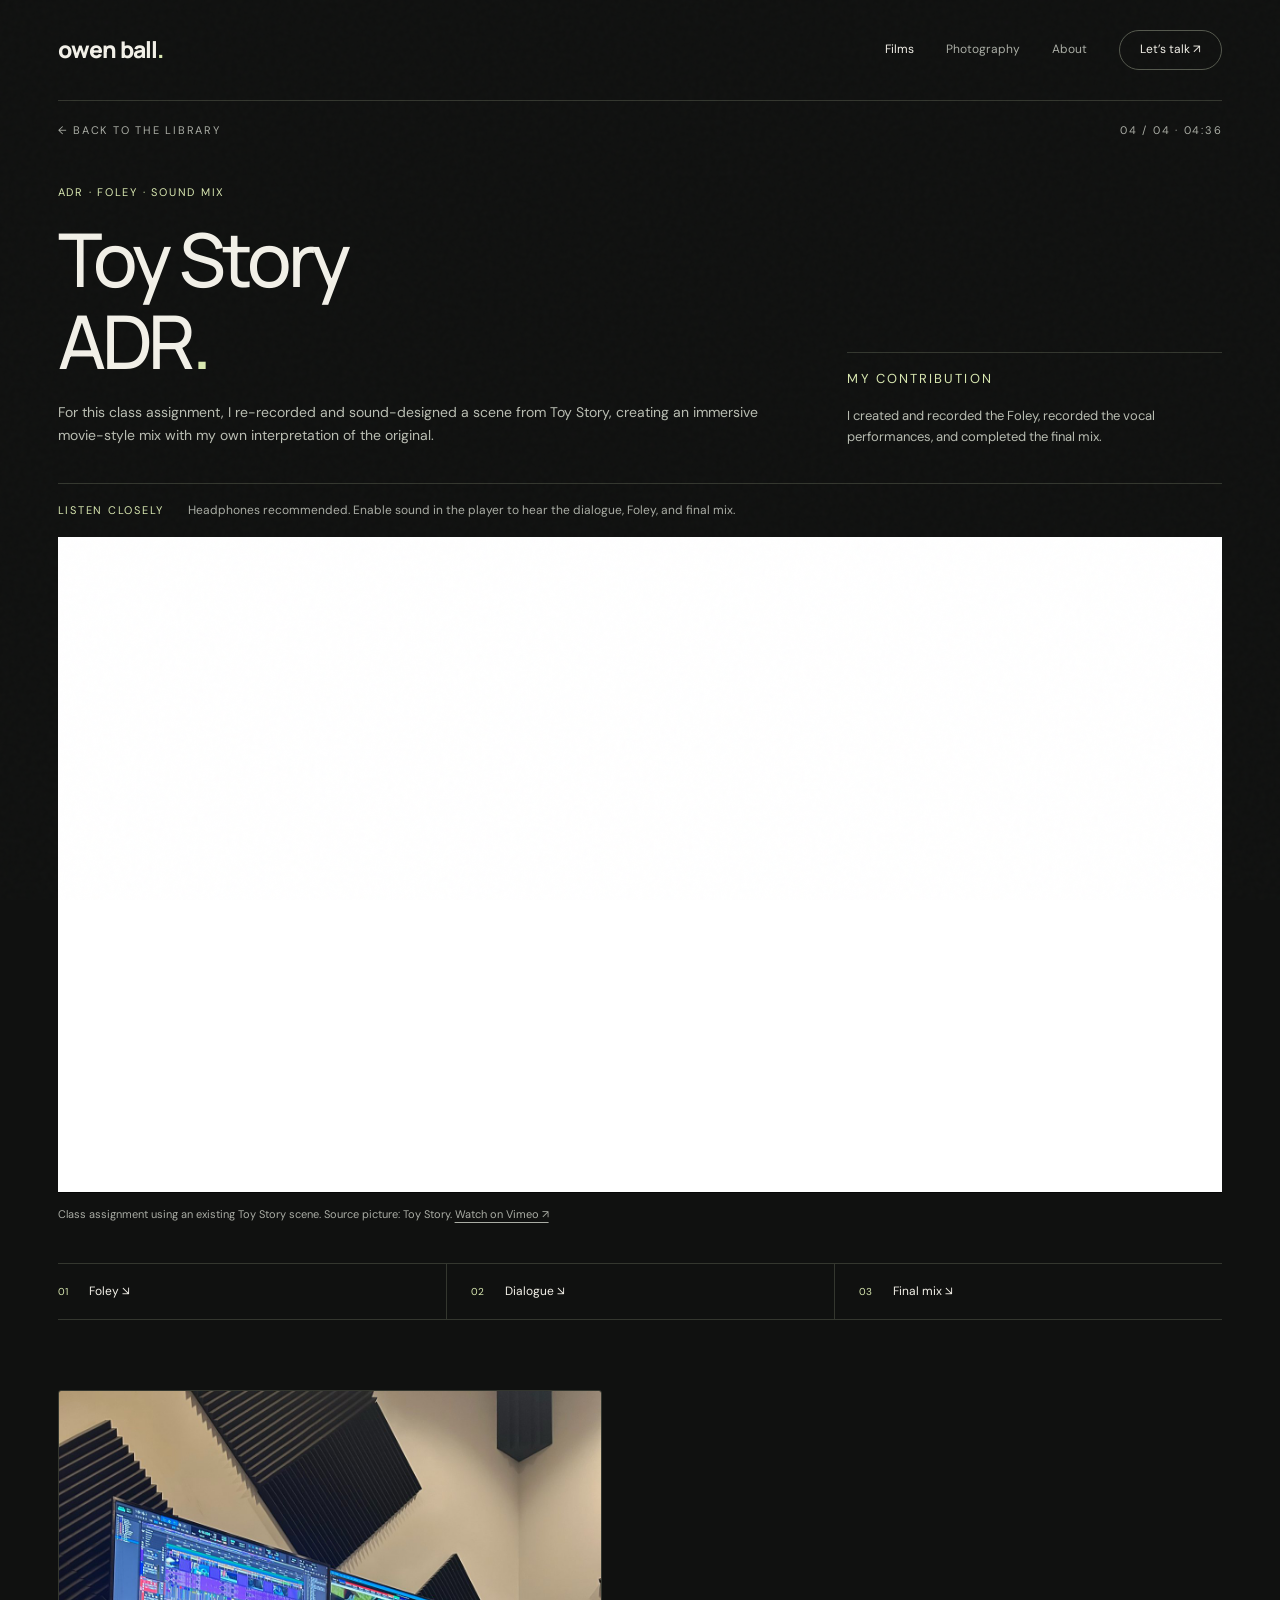
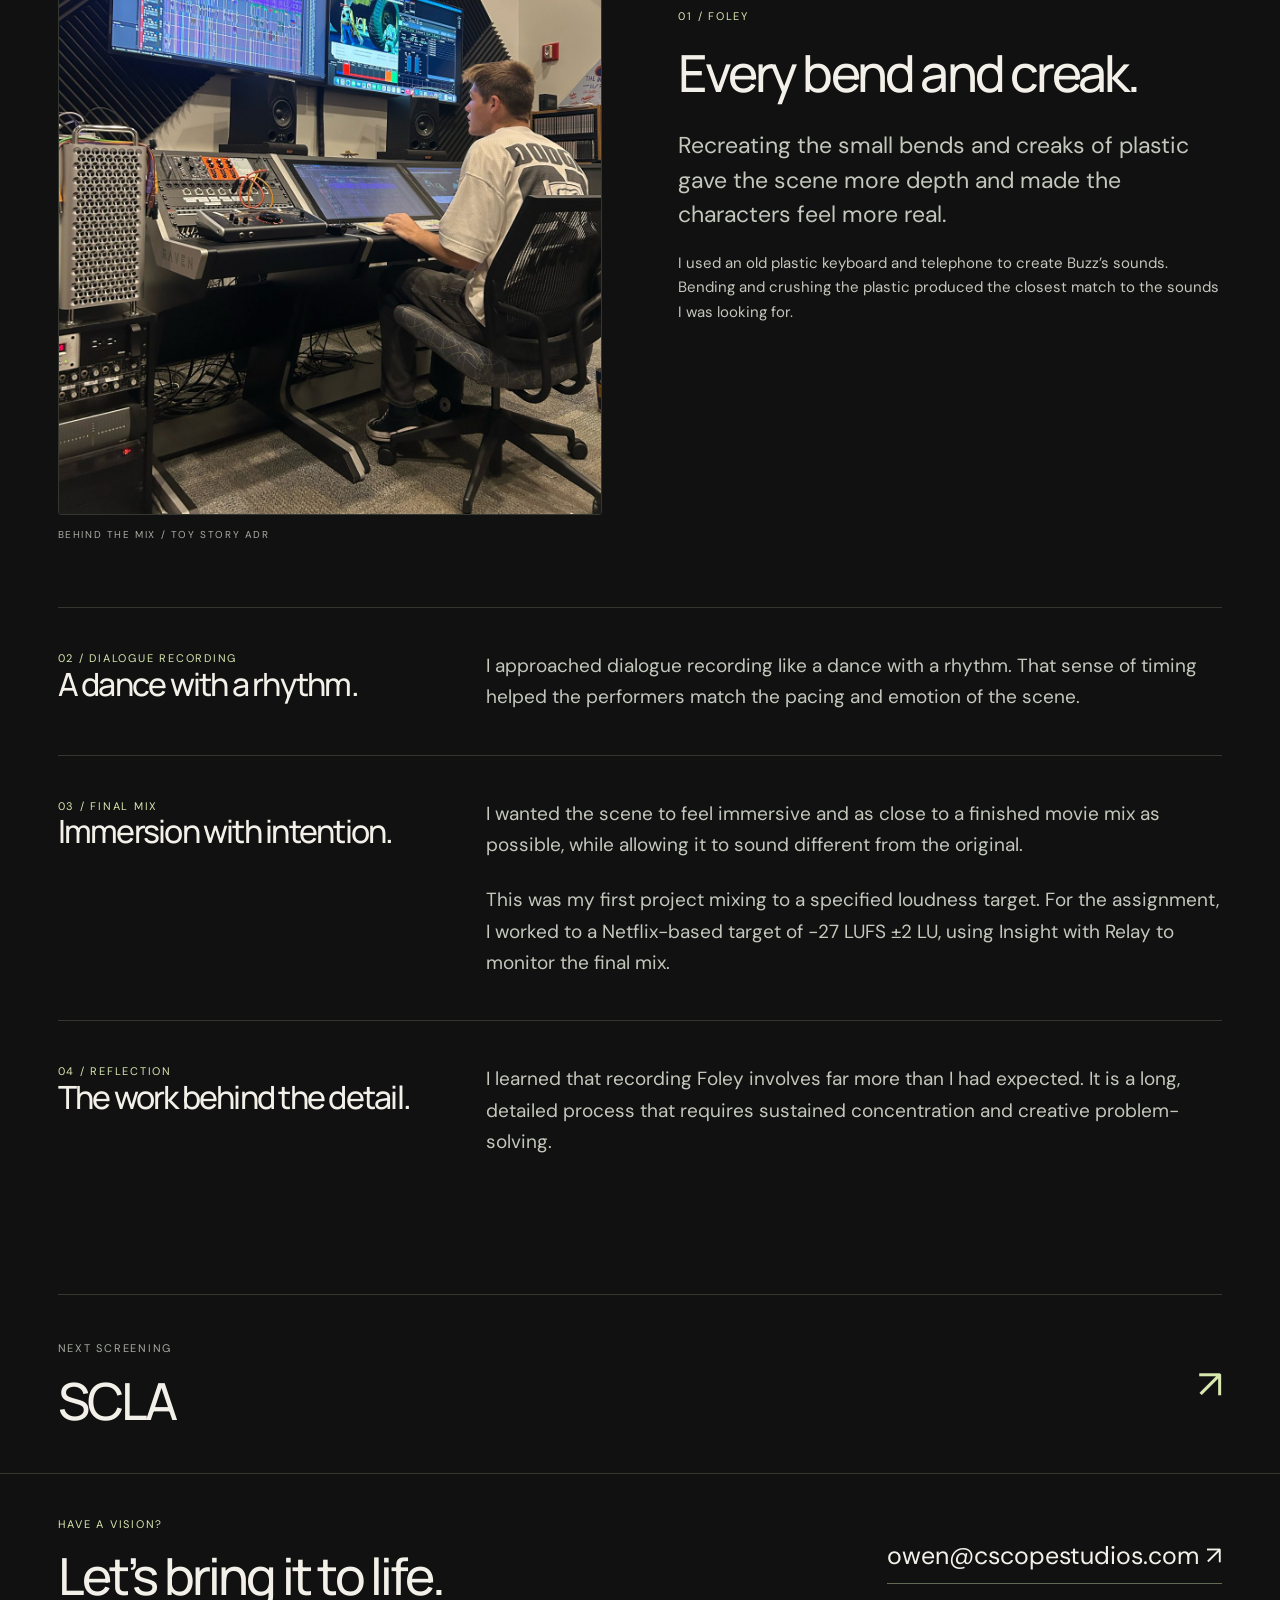
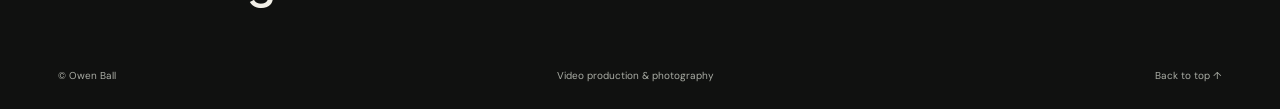
<file: toy-story-adr.html>
<!doctype html>
<html lang="en" id="top">
<head>
  <meta charset="utf-8">
  <meta name="viewport" content="width=device-width, initial-scale=1">
  <meta name="theme-color" content="#101110">
  <meta name="description" content="Toy Story ADR: a class assignment in Foley, dialogue recording, and final mixing by Owen Ball.">
  <title>Toy Story ADR · Owen Ball</title>
  <link rel="icon" href="assets/favicon.svg" type="image/svg+xml">
  <link rel="preconnect" href="https://fonts.googleapis.com">
  <link rel="preconnect" href="https://fonts.gstatic.com" crossorigin>
  <link rel="stylesheet" href="assets/style.css">
  <script src="assets/site.js" defer></script>
</head>
<body>
<a class="skip" href="#main">Skip to content</a>
  <header class="site-header wrap">
    <a class="wordmark" href="index.html" aria-label="Owen Ball home">owen ball<span>.</span></a>
    <nav aria-label="Main navigation">
      <a href="index.html" aria-current="page">Films</a>
      <a href="photography.html" >Photography</a>
      <a class="about-nav" href="index.html#about">About</a>
      <a class="contact-link" href="mailto:owen@cscopestudios.com">Let’s talk <span aria-hidden="true">↗</span></a>
    </nav>
  </header>
<main id="main" class="wrap">
  <div class="page-topline">
    <a href="index.html" class="eyebrow muted">← Back to the library</a>
    <span class="eyebrow muted">04 / 04 · 04:36</span>
  </div>
  <div class="project-heading">
    <div>
      <p class="eyebrow accent">ADR · Foley · Sound mix</p>
      <h1>Toy Story<br>ADR<span class="accent">.</span></h1>
      <p class="project-purpose">For this class assignment, I re-recorded and sound-designed a scene from Toy Story, creating an immersive movie-style mix with my own interpretation of the original.</p>
    </div>
    <aside class="project-credits">
      <p class="eyebrow">My contribution</p>
      <p>I created and recorded the Foley, recorded the vocal performances, and completed the final mix.</p>
    </aside>
  </div>
  <div class="listening-note"><span class="eyebrow accent">Listen closely</span><p>Headphones recommended. Enable sound in the player to hear the dialogue, Foley, and final mix.</p></div>
  <div class="project-video">
    <iframe src="https://player.vimeo.com/video/1249445028?h=ac8affdb30&amp;dnt=1&amp;title=0&amp;byline=0&amp;portrait=0&amp;playsinline=1" title="Toy Story ADR — Foley, dialogue recording, and final mix" allow="autoplay; fullscreen; picture-in-picture; encrypted-media" allowfullscreen></iframe>
  </div>
  <p class="film-fallback">Class assignment using an existing Toy Story scene. Source picture: Toy Story. <a href="https://vimeo.com/1249445028/ac8affdb30" target="_blank" rel="noopener">Watch on Vimeo ↗</a></p>
  <nav class="sound-chapters" aria-label="Explore the sound process">
    <a href="#foley"><span>01</span> Foley ↘</a>
    <a href="#dialogue"><span>02</span> Dialogue ↘</a>
    <a href="#mix"><span>03</span> Final mix ↘</a>
  </nav>
  <div class="project-body">
    <section class="sound-process reveal" id="foley" aria-labelledby="foley-title">
      <figure class="sound-process-photo">
        <img src="assets/images/toy-story-studio.jpg" alt="Owen Ball working at a studio mixing desk with the Toy Story scene, audio session, and Insight meter on the monitors" loading="lazy" width="1650" height="2200">
        <figcaption class="eyebrow muted">Behind the mix / Toy Story ADR</figcaption>
      </figure>
      <div class="sound-process-copy">
        <p class="eyebrow accent">01 / Foley</p>
        <h2>Every bend and creak.</h2>
        <p class="sound-intro">Recreating the small bends and creaks of plastic gave the scene more depth and made the characters feel more real.</p>
        <p>I used an old plastic keyboard and telephone to create Buzz’s sounds. Bending and crushing the plastic produced the closest match to the sounds I was looking for.</p>
      </div>
    </section>
    <section class="project-block reveal" id="dialogue">
      <div><p class="eyebrow accent">02 / Dialogue recording</p><h2>A dance with a rhythm.</h2></div>
      <div class="prose"><p>I approached dialogue recording like a dance with a rhythm. That sense of timing helped the performers match the pacing and emotion of the scene.</p></div>
    </section>
    <section class="project-block reveal" id="mix">
      <div><p class="eyebrow accent">03 / Final mix</p><h2>Immersion with intention.</h2></div>
      <div class="prose">
        <p>I wanted the scene to feel immersive and as close to a finished movie mix as possible, while allowing it to sound different from the original.</p>
        <p>This was my first project mixing to a specified loudness target. For the assignment, I worked to a Netflix-based target of −27 LUFS ±2 LU, using Insight with Relay to monitor the final mix.</p>
      </div>
    </section>
    <section class="project-block reveal">
      <div><p class="eyebrow accent">04 / Reflection</p><h2>The work behind the detail.</h2></div>
      <div class="prose"><p>I learned that recording Foley involves far more than I had expected. It is a long, detailed process that requires sustained concentration and creative problem-solving.</p></div>
    </section>
  </div>
  <a class="next-project" href="scla.html"><div><p class="eyebrow muted">Next screening</p><h2>SCLA</h2></div><span aria-hidden="true">↗</span></a>
</main>
<footer class="footer wrap" id="contact">
    <div class="footer-top"><div><p class="eyebrow accent">Have a vision?</p><h2>Let’s bring it to life.</h2></div>
      <a class="footer-email" href="mailto:owen@cscopestudios.com">owen@cscopestudios.com <span aria-hidden="true">↗</span></a></div>
    <div class="footer-bottom"><span>© Owen Ball</span><span>Video production &amp; photography</span><a href="#top">Back to top ↑</a></div>
  </footer>
</body>
</html>
</file>
<file: assets/style.css>
/* Owen Ball — The Screening Library. Shared styles; no build tools required. */
@import url('https://fonts.googleapis.com/css2?family=DM+Sans:wght@400;450;500;550;600;650;700&family=Manrope:wght@400;500;600;650;700;800&display=swap');
:root {
  color-scheme:dark;
  --bg:#101110;
  --panel:#191b19;
  --ink:#f2f0e8;
  --muted:#aaaDA5;
  --line:#34372f;
  --accent:#d9e8b1;
  --gutter:clamp(20px,4.5vw,80px)
}
* {
  box-sizing:border-box
}
html {
  scroll-behavior:smooth;
  scroll-padding-top:90px
}
body {
  margin:0;
  background:var(--bg);
  color:var(--ink);
  font:15px/1.65 'DM Sans',Arial,sans-serif;
  -webkit-font-smoothing:antialiased
}
body::before {
  content:"";
  position:fixed;
  inset:0;
  pointer-events:none;
  z-index:20;
  opacity:.025;
  background-image:url("data:image/svg+xml,%3Csvg viewBox='0 0 180 180' xmlns='http://www.w3.org/2000/svg'%3E%3Cfilter id='n'%3E%3CfeTurbulence type='fractalNoise' baseFrequency='.9' numOctaves='3' stitchTiles='stitch'/%3E%3C/filter%3E%3Cpath fill='%23fff' filter='url(%23n)' opacity='.8' d='M0 0h180v180H0z'/%3E%3C/svg%3E")
}
a {
  color:inherit;
  text-decoration:none
}
button {
  font:inherit;
  color:inherit;
  cursor:pointer
}
button,a {
  -webkit-tap-highlight-color:transparent
}
button {
  border:0
}
button:disabled {
  cursor:default;
  opacity:.4
}
a:focus-visible,button:focus-visible,summary:focus-visible {
  outline:2px solid var(--accent);
  outline-offset:6px
}
img {
  display:block;
  width:100%;
  height:auto
}
h1,h2,h3,p,figure {
  margin:0
}
h1,h2,h3 {
  font-family:'Manrope',Arial,sans-serif;
  font-weight:500;
  line-height:1.1;
  letter-spacing:-.055em
}
p+p {
  margin-top:1.25em
}
.wrap {
  padding-inline:var(--gutter);
  max-width:1800px;
  margin:auto
}
.eyebrow {
  font:11px/1.5 'DM Sans',Arial,sans-serif;
  letter-spacing:.16em;
  text-transform:uppercase
}
.muted {
  color:var(--muted)
}
.accent {
  color:var(--accent)
}
.skip {
  position:fixed;
  left:20px;
  top:-100px;
  padding:12px;
  background:var(--accent);
  color:#101110;
  z-index:100
}
.skip:focus {
  top:15px
}
.site-header {
  height:100px;
  display:flex;
  align-items:center;
  justify-content:space-between;
  gap:24px
}
.wordmark {
  font-family:'Manrope',Arial,sans-serif;
  font-weight:800;
  font-size:23px;
  letter-spacing:-1px;
  white-space:nowrap
}
.wordmark span {
  color:var(--accent)
}
nav {
  display:flex;
  align-items:center;
  gap:32px;
  font-size:12px
}
nav a {
  color:var(--muted);
  transition:color .2s
}
nav a:hover,nav a[aria-current=page] {
  color:var(--ink)
}
nav .contact-link {
  color:var(--ink);
  border:1px solid #55594e;
  border-radius:30px;
  padding:9px 20px
}
nav .contact-link:hover {
  background:var(--accent);
  color:#101110
}
.page-topline {
  border-top:1px solid var(--line);
  padding-top:21px;
  display:flex;
  justify-content:space-between;
  align-items:center;
  gap:15px
}
.status {
  display:inline-flex;
  gap:9px;
  align-items:center
}
.status::before {
  content:"";
  width:6px;
  height:6px;
  border-radius:50%;
  background:var(--accent)
}
.library-heading {
  display:flex;
  align-items:end;
  justify-content:space-between;
  padding:23px 0 29px;
  gap:24px
}
.library-heading h1 {
  font-size:clamp(40px,5.2vw,78px)
}
.library-heading p {
  max-width:170px;
  font-size:12px;
  text-align:right;
  color:var(--muted)
}
.screening-layout {
  display:grid;
  grid-template-columns:minmax(0,1fr) 258px;
  gap:22px
}
.stage {
  position:relative;
  min-width:0;
  overflow:hidden;
  background:#060706;
  aspect-ratio:1.9;
  border:1px solid #2b2e27;
  border-radius:3px;
  isolation:isolate
}
.stage-poster {
  position:absolute;
  inset:0;
  height:100%;
  object-fit:cover;
  transition:opacity .5s
}
.ambient {
  position:absolute;
  inset:0;
  overflow:hidden;
  z-index:1;
  pointer-events:none
}
.ambient iframe {
  position:absolute;
  border:0;
  left:50%;
  top:50%;
  width:100%;
  height:100%;
  transform:translate(-50%,-50%);
  aspect-ratio:16/9
}
.stage::after {
  content:"";
  position:absolute;
  inset:0;
  background:linear-gradient(180deg,rgba(0,0,0,.15),transparent 25%,rgba(0,0,0,.2) 45%,rgba(0,0,0,.92));
  z-index:2;
  pointer-events:none
}
.stage-top {
  position:absolute;
  inset:24px 27px auto;
  z-index:3;
  display:flex;
  justify-content:space-between;
  align-items:center;
  color:#fff
}
.stage-top .eyebrow {
  background:#080a08aa;
  padding:5px 9px;
  border-radius:20px
}
.motion-toggle {
  width:36px;
  height:36px;
  background:#080a08aa;
  border:1px solid #ffffff55;
  border-radius:50%;
  line-height:1
}
.stage-bottom {
  position:absolute;
  inset:auto 30px 27px;
  z-index:3;
  color:#fff
}
.stage-bottom h2 {
  font-size:clamp(28px,3.7vw,58px);
  max-width:740px;
  margin:10px 0 21px;
  text-wrap:balance
}
.stage-actions {
  display:flex;
  align-items:center;
  gap:24px
}
.pill {
  display:inline-flex;
  align-items:center;
  justify-content:center;
  gap:20px;
  border-radius:40px;
  background:var(--accent);
  color:#17200d;
  padding:12px 22px;
  font-size:12px;
  font-weight:600;
  transition:background .2s,transform .2s
}
.pill:hover {
  background:#eafaC7;
  transform:translateY(-2px)
}
.text-link {
  font-size:12px;
  border-bottom:1px solid #ffffff66;
  padding-block:6px;
  display:inline-flex;
  gap:25px
}
.text-link:hover {
  color:var(--accent)
}
.profile {
  background:#1c1e1a;
  border:1px solid #30332b;
  border-radius:3px;
  display:flex;
  flex-direction:column;
  overflow:hidden
}
.profile-photo {
  height:46%;
  min-height:150px;
  object-fit:cover;
  object-position:center 38%;
  filter:saturate(.65)
}
.profile-content {
  padding:20px 23px;
  display:flex;
  flex-direction:column;
  flex:1;
  gap:14px
}
.profile-content p {
  font-size:12px;
  line-height:1.65;
  color:#c4c7bd
}
.profile-content .eyebrow {
  color:var(--accent);
  font-size:10px
}
.profile-content a {
  margin-top:auto;
  align-self:start
}
.film-shelf {
  display:grid;
  grid-template-columns:repeat(3,minmax(0,1fr));
  margin-top:23px;
  border-block:1px solid var(--line)
}
.film-choice {
  display:grid;
  grid-template-columns:24px minmax(0,1fr) 28px;
  gap:16px;
  align-items:center;
  text-align:left;
  background:none;
  padding:23px 20px;
  position:relative;
  transition:background .3s
}
.film-choice+.film-choice {
  border-left:1px solid var(--line)
}
.film-choice:first-child {
  padding-left:0
}
.film-choice:last-child {
  padding-right:0
}
.film-choice::before {
  content:"";
  height:2px;
  background:var(--accent);
  position:absolute;
  top:-1px;
  left:0;
  right:0;
  transform:scaleX(0);
  transform-origin:left;
  transition:transform .4s
}
.film-choice[aria-pressed=true]::before {
  transform:scaleX(1)
}
.film-choice:hover {
  background:#ffffff04
}
.film-choice .number {
  font-size:11px;
  color:var(--muted);
  align-self:start;
  padding-top:3px
}
.film-choice strong {
  display:block;
  font-size:13px;
  font-weight:500;
  letter-spacing:-.01em;
  line-height:1.5
}
.film-choice small {
  font-size:10px;
  color:var(--muted);
  display:block;
  margin-top:5px
}
.film-choice .arrow {
  font-size:22px;
  justify-self:end;
  color:var(--muted)
}
.film-choice[aria-pressed=true] .arrow,.film-choice[aria-pressed=true] .number {
  color:var(--accent)
}
.under-shelf {
  display:flex;
  justify-content:space-between;
  margin-top:15px;
  font-size:10px;
  color:var(--muted)
}
.about-section {
  padding-block:100px;
  display:grid;
  grid-template-columns:1fr 2fr;
  gap:7vw
}
.about-content h2 {
  font-size:clamp(32px,4vw,60px);
  margin-bottom:32px;
  max-width:850px
}
.about-copy {
  display:grid;
  grid-template-columns:1fr 1fr;
  gap:35px;
  color:#b8bcb1;
  font-size:14px
}
.about-copy p {
  margin:0
}
.photo-teaser {
  border-top:1px solid var(--line);
  padding-block:40px 80px;
  display:grid;
  grid-template-columns:1fr 1fr;
  gap:40px;
  align-items:center
}
.photo-teaser img {
  aspect-ratio:1.8;
  object-fit:cover
}
.photo-teaser h2 {
  font-size:clamp(40px,5vw,72px);
  margin-block:14px 25px
}
.footer {
  border-top:1px solid var(--line);
  padding-top:42px;
  padding-bottom:25px
}
.footer-top {
  display:flex;
  justify-content:space-between;
  align-items:center;
  gap:24px
}
.footer h2 {
  font-size:clamp(32px,4vw,60px);
  margin-top:14px
}
.footer-bottom {
  display:flex;
  justify-content:space-between;
  gap:20px;
  margin-top:65px;
  color:var(--muted);
  font-size:10px
}
.footer-email {
  font-size:clamp(14px,2vw,25px);
  border-bottom:1px solid #626b56;
  padding-bottom:7px
}
.footer-email:hover {
  color:var(--accent)
}
.page-heading {
  padding:42px 0 45px
}
.page-heading h1 {
  font-size:clamp(52px,8vw,116px);
  margin:14px 0 18px
}
.page-heading p {
  color:var(--muted);
  max-width:630px
}
.project-heading {
  padding:45px 0 35px;
  display:grid;
  grid-template-columns:2fr 1fr;
  gap:40px;
  align-items:end
}
.project-heading h1 {
  font-size:clamp(42px,5.8vw,86px);
  margin:18px 0 20px
}
.project-heading .project-purpose {
  color:#babeb3;
  font-size:14px
}
.project-credits {
  border-top:1px solid var(--line);
  padding-top:16px
}
.project-credits .eyebrow {
  color:var(--accent);
  margin-bottom:12px
}
.project-credits p {
  font-size:13px;
  color:#b8bcb1
}
.project-video {
  position:relative;
  aspect-ratio:16/9;
  max-height:80vh;
  background:#050605;
  overflow:hidden
}
.project-video iframe {
  width:100%;
  height:100%;
  border:0
}
.film-fallback {
  padding:12px 0;
  color:var(--muted);
  font-size:11px
}
.film-fallback a {
  text-decoration:underline;
  text-underline-offset:4px
}
.project-body {
  padding:70px 0 95px
}
.project-block {
  display:grid;
  grid-template-columns:1fr 2fr;
  gap:60px;
  padding:42px 0;
  border-top:1px solid var(--line)
}
.project-block h2 {
  font-size:32px
}
.project-block .prose {
  font-size:19px;
  color:#c3c7bc;
  max-width:800px
}
.statement {
  padding:65px 0;
  font-size:clamp(28px,4vw,58px);
  line-height:1.3;
  letter-spacing:-.035em;
  max-width:1050px
}
.decision-strip {
  display:grid;
  grid-template-columns:repeat(3,1fr);
  gap:28px;
  padding-block:35px 50px;
  border-block:1px solid var(--line)
}
.decision-strip .eyebrow {
  color:var(--accent);
  margin-bottom:20px
}
.decision-strip p {
  font-size:17px;
  color:#c3c7bc
}
.next-project {
  padding:45px 0;
  border-top:1px solid var(--line);
  display:flex;
  justify-content:space-between;
  align-items:center;
  gap:20px
}
.next-project h2 {
  font-size:clamp(27px,4vw,52px);
  margin-top:15px
}
.next-project>span {
  font-size:40px;
  color:var(--accent)
}
.gallery-intro {
  display:flex;
  justify-content:space-between;
  gap:25px;
  align-items:end
}
.gallery {
  display:grid;
  grid-template-columns:repeat(6,minmax(0,1fr));
  gap:28px 20px;
  padding-bottom:85px;
  align-items:start
}
.photo {
  grid-column:span 3
}
.photo.portrait {
  grid-column:span 2
}
.photo.wide {
  grid-column:span 6
}
.photo button {
  display:block;
  padding:0;
  width:100%;
  background:none;
  overflow:hidden
}
.photo img {
  transition:transform .6s;
  object-fit:contain
}
.photo button:hover img {
  transform:scale(1.025)
}
.photo figcaption {
  display:flex;
  justify-content:space-between;
  font-size:10px;
  color:var(--muted);
  margin-top:9px
}
.gallery-note {
  margin-bottom:30px;
  color:var(--muted);
  font-size:11px
}
.dialog {
  border:1px solid #44483b;
  background:#101110;
  color:var(--ink);
  padding:0;
  max-width:none;
  max-height:none;
  width:100vw;
  height:100dvh;
  margin:0;
  position:fixed;
  inset:0
}
.dialog::backdrop {
  background:#000e
}
.dialog[open] {
  display:flex;
  flex-direction:column
}
.dialog-bar {
  display:flex;
  justify-content:space-between;
  align-items:center;
  gap:20px;
  padding:20px 30px;
  border-bottom:1px solid var(--line)
}
.dialog-bar h2 {
  font-size:17px;
  letter-spacing:-.02em
}
.close-dialog {
  border:1px solid #55594e;
  border-radius:40px;
  background:none;
  font-size:12px;
  padding:9px 19px
}
.close-dialog:hover {
  background:var(--accent);
  color:#101110
}
.dialog-content {
  flex:1;
  min-height:0;
  display:flex;
  align-items:center;
  justify-content:center;
  padding:24px
}
.dialog-content iframe {
  width:min(1400px,100%);
  height:100%;
  border:0
}
.dialog-content img {
  width:100%;
  height:100%;
  object-fit:contain
}
.dialog-bottom {
  display:flex;
  justify-content:space-between;
  align-items:center;
  padding:15px 30px;
  border-top:1px solid var(--line);
  font-size:12px
}
.dialog-bottom button {
  background:none;
  padding:8px 15px;
  border:1px solid var(--line);
  border-radius:30px
}
.dialog-bottom a {
  border-bottom:1px solid #6f7861
}
.no-scroll {
  overflow:hidden
}
.js-ready .reveal {
  opacity:0;
  transform:translateY(18px);
  transition:opacity .7s,transform .7s
}
.js-ready .reveal.visible {
  opacity:1;
  transform:none
}
noscript p {
  padding:15px;
  border:1px solid var(--line)
}
@media(min-width:1600px) {
  .screening-layout {
    grid-template-columns:minmax(0,1fr) 310px
  }
  .profile-content p {
    font-size:14px
  }
  .profile-content {
    padding:25px
  }
  .film-choice strong {
    font-size:15px
  }
}
@media(max-width:1050px) {
  .screening-layout {
    grid-template-columns:minmax(0,1fr) 220px
  }
  .stage {
    aspect-ratio:1.5
  }
  .profile-content {
    padding:16px
  }
  .profile-content p {
    font-size:11px
  }
  .stage-bottom {
    inset:auto 22px 22px
  }
  .stage-top {
    inset:20px 22px auto
  }
  .film-choice {
    gap:9px;
    padding:20px 12px
  }
  .film-choice strong {
    font-size:12px
  }
  .project-heading {
    grid-template-columns:1.5fr 1fr
  }
  .project-block {
    gap:30px
  }
  .about-section {
    gap:35px
  }
}
@media(max-width:720px) {
  .site-header {
    height:80px;
    gap:12px
  }
  .wordmark {
    font-size:20px
  }
  nav {
    gap:17px;
    font-size:11px
  }
  nav .contact-link {
    padding:7px 12px
  }
  nav .about-nav {
    display:none
  }
  .page-topline .status {
    display:none
  }
  .library-heading {
    padding:25px 0
  }
  .library-heading h1 {
    font-size:43px
  }
  .library-heading p {
    font-size:10px;
    max-width:120px
  }
  .screening-layout {
    grid-template-columns:1fr;
    gap:20px
  }
  .stage {
    aspect-ratio:1.13
  }
  .stage-bottom h2 {
    font-size:36px;
    margin-bottom:20px
  }
  .stage-top {
    inset:18px 18px auto
  }
  .stage-bottom {
    inset:auto 20px 24px
  }
  .stage-actions {
    gap:20px
  }
  .pill {
    padding:11px 18px
  }
  .profile {
    display:grid;
    grid-template-columns:110px 1fr
  }
  .profile-photo {
    height:100%;
    min-height:170px;
    object-position:50% 40%
  }
  .profile-content {
    gap:9px;
    padding:17px
  }
  .profile-content p {
    font-size:12px
  }
  .profile-content .text-link {
    font-size:11px;
    padding:0
  }
  .film-shelf {
    grid-template-columns:1fr;
    margin-top:20px
  }
  .film-choice {
    padding:17px 0;
    grid-template-columns:25px 1fr 25px;
    gap:14px
  }
  .film-choice+.film-choice {
    border-left:0;
    border-top:1px solid var(--line)
  }
  .film-choice strong {
    font-size:13px
  }
  .film-choice small {
    margin-top:2px
  }
  .film-choice::before {
    width:2px;
    height:auto;
    top:12px;
    bottom:12px;
    left:-12px;
    transform:scaleY(0)
  }
  .film-choice[aria-pressed=true]::before {
    transform:scaleY(1)
  }
  .under-shelf {
    font-size:9px
  }
  .about-section {
    padding-block:65px;
    grid-template-columns:1fr;
    gap:24px
  }
  .about-content h2 {
    font-size:34px
  }
  .about-copy {
    grid-template-columns:1fr;
    gap:24px
  }
  .photo-teaser {
    grid-template-columns:1fr;
    gap:25px;
    padding-bottom:55px
  }
  .photo-teaser h2 {
    font-size:44px
  }
  .photo-teaser img {
    aspect-ratio:1.5
  }
  .footer-top {
    align-items:start;
    flex-direction:column;
    gap:30px
  }
  .footer-bottom {
    margin-top:45px;
    flex-wrap:wrap
  }
  .footer-email {
    font-size:20px
  }
  .project-heading {
    grid-template-columns:1fr;
    gap:20px;
    padding-top:30px
  }
  .project-heading h1 {
    font-size:45px
  }
  .project-block {
    grid-template-columns:1fr;
    gap:22px;
    padding:30px 0
  }
  .project-block .prose {
    font-size:17px
  }
  .project-body {
    padding:35px 0 60px
  }
  .decision-strip {
    grid-template-columns:1fr;
    gap:30px
  }
  .decision-strip .eyebrow {
    margin-bottom:10px
  }
  .statement {
    font-size:30px;
    padding:35px 0
  }
  .gallery {
    gap:22px 12px;
    grid-template-columns:repeat(2,minmax(0,1fr));
    padding-bottom:55px
  }
  .photo,.photo.portrait {
    grid-column:span 1
  }
  .photo.wide {
    grid-column:span 2
  }
  .gallery-intro {
    display:block
  }
  .page-heading {
    padding:32px 0
  }
  .page-heading h1 {
    font-size:64px
  }
  .dialog-bar {
    padding:17px 20px
  }
  .dialog-bar h2 {
    font-size:14px;
    max-width:65%
  }
  .dialog-content {
    padding:10px
  }
  .dialog-bottom {
    padding:14px 20px;
    gap:10px
  }
  .dialog-bottom button {
    padding:8px 12px
  }
  .photo figcaption {
    font-size:9px
  }
}
@media(prefers-reduced-motion:reduce) {
  html {
    scroll-behavior:auto
  }
  *,*::before,*::after {
    animation:none!important;
    transition:none!important
  }
  .js-ready .reveal {
    opacity:1;
    transform:none
  }
}
/* Keep the complete screening selection within a typical laptop viewport. */
@media (min-width: 1051px) and (max-height: 850px) {
  .site-header {
    height: 74px;
  }
  .page-topline {
    padding-top: 13px;
  }
  .library-heading {
    padding: 16px 0 23px;
  }
  .library-heading h1 {
    font-size: 55px;
  }
  .stage {
    aspect-ratio: 2.15;
  }
  .profile-photo {
    height: 170px;
    min-height: 170px;
  }
  .profile-content {
    padding: 15px 20px;
    gap: 9px;
  }
  .profile-content p {
    font-size: 11px;
  }
  .film-shelf {
    margin-top: 18px;
  }
  .film-choice {
    padding-top: 16px;
    padding-bottom: 16px;
  }
}
.photo a {
  display: block;
  overflow: hidden;
}
.photo a:hover img {
  transform: scale(1.025);
}
/* Preview crops are atmospheric; the full film player preserves the whole frame. */
.ambient iframe {
  width: 112%;
  height: 125%;
}

/* Keep film actions on one line on narrow phones. */
@media (max-width: 480px) {
  .stage-actions { gap: 16px; }
  .stage-actions .pill, .stage-actions .text-link { white-space: nowrap; }
  .stage-actions .text-link { gap: 12px; }
  #stage-duration { display: none; }
}

/* Professional portrait in the introduction; on-location portrait beside About. */
.profile-headshot {
  object-position: 50% 25%;
  filter: none;
}
.about-working-photo {
  margin-top: 28px;
}
.about-working-photo img {
  aspect-ratio: 4 / 5;
  object-fit: cover;
  object-position: 50% 42%;
  border: 1px solid var(--line);
  border-radius: 3px;
}
.about-working-photo figcaption {
  margin-top: 12px;
  font-size: 10px;
}
@media (max-width: 720px) {
  .about-working-photo {
    max-width: 340px;
  }
  .about-working-photo img {
    aspect-ratio: 5 / 4;
    object-position: 50% 42%;
  }
}

/* Four-project library and the listening-led ADR case study. */
.film-shelf {
  grid-template-columns: repeat(4, minmax(0, 1fr));
}
.listening-note {
  display: flex;
  align-items: center;
  gap: 24px;
  padding: 17px 0;
  border-top: 1px solid var(--line);
}
.listening-note p { color: var(--muted); font-size: 12px; }
.sound-chapters {
  display: grid;
  grid-template-columns: repeat(3, 1fr);
  gap: 0;
  margin-top: 28px;
  border-block: 1px solid var(--line);
}
.sound-chapters a { padding: 18px 0; color: var(--ink); }
.sound-chapters a + a { padding-left: 24px; border-left: 1px solid var(--line); }
.sound-chapters span { color: var(--accent); font-size: 10px; margin-right: 18px; }
.sound-process {
  display: grid;
  grid-template-columns: 1fr 1fr;
  align-items: center;
  gap: clamp(28px, 6vw, 90px);
  padding-bottom: 65px;
}
.sound-process-photo img { border: 1px solid var(--line); border-radius: 3px; }
.sound-process-photo figcaption { margin-top: 12px; font-size: 10px; }
.sound-process-copy h2 { font-size: clamp(36px, 4vw, 64px); margin: 20px 0 28px; }
.sound-process-copy p:not(.eyebrow) { color: #c3c7bc; }
.sound-process-copy .sound-intro { font-size: 23px; line-height: 1.5; }
@media (min-width: 721px) and (max-width: 1050px) {
  .film-shelf { grid-template-columns: repeat(2, minmax(0, 1fr)); }
  .film-choice:nth-child(3) { border-left: 0; border-top: 1px solid var(--line); }
  .film-choice:nth-child(4) { border-top: 1px solid var(--line); }
}
@media (max-width: 720px) {
  .film-shelf { grid-template-columns: 1fr; }
  .sound-process { grid-template-columns: 1fr; padding-bottom: 35px; }
  .sound-process-photo { max-width: 460px; }
  .sound-process-copy .sound-intro { font-size: 20px; }
  .listening-note { align-items: flex-start; gap: 12px; flex-direction: column; }
  .sound-chapters a + a { padding-left: 12px; }
  .sound-chapters span { display: block; margin: 0 0 6px; }
}
</file>
